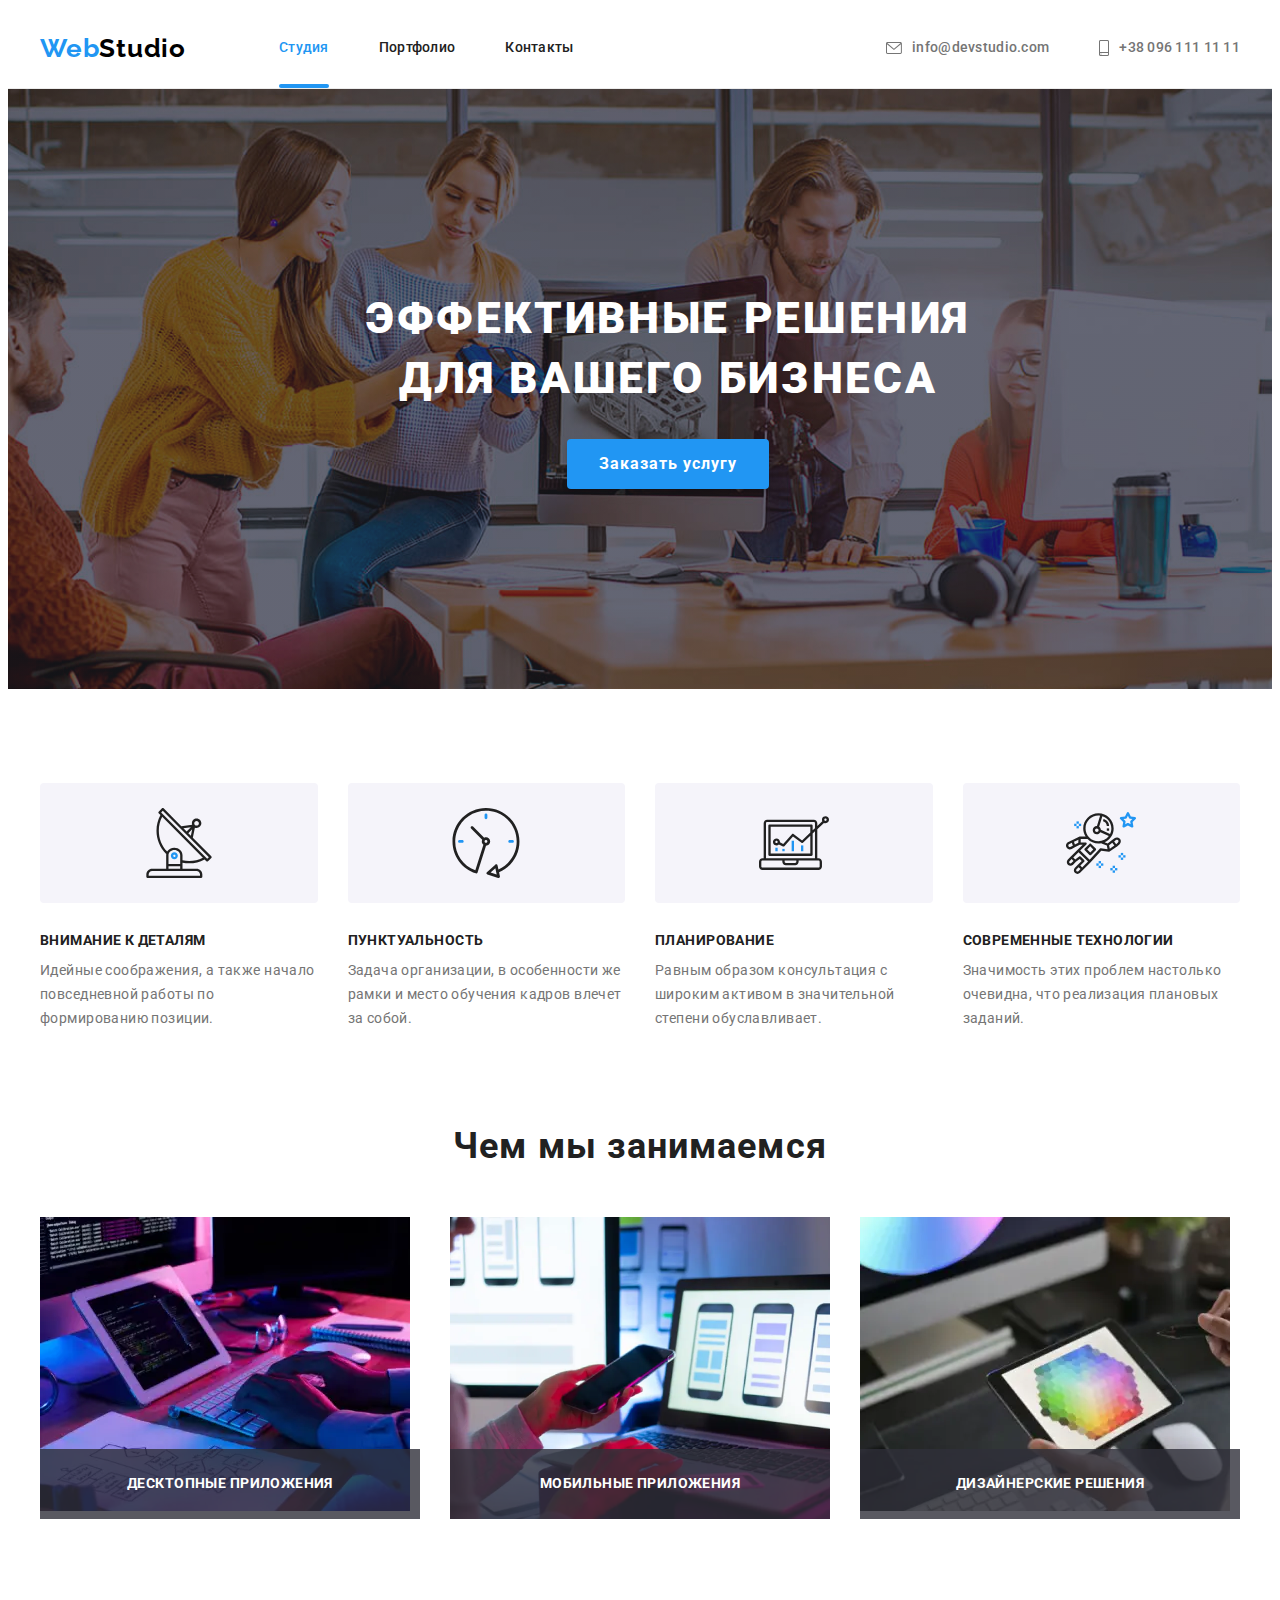
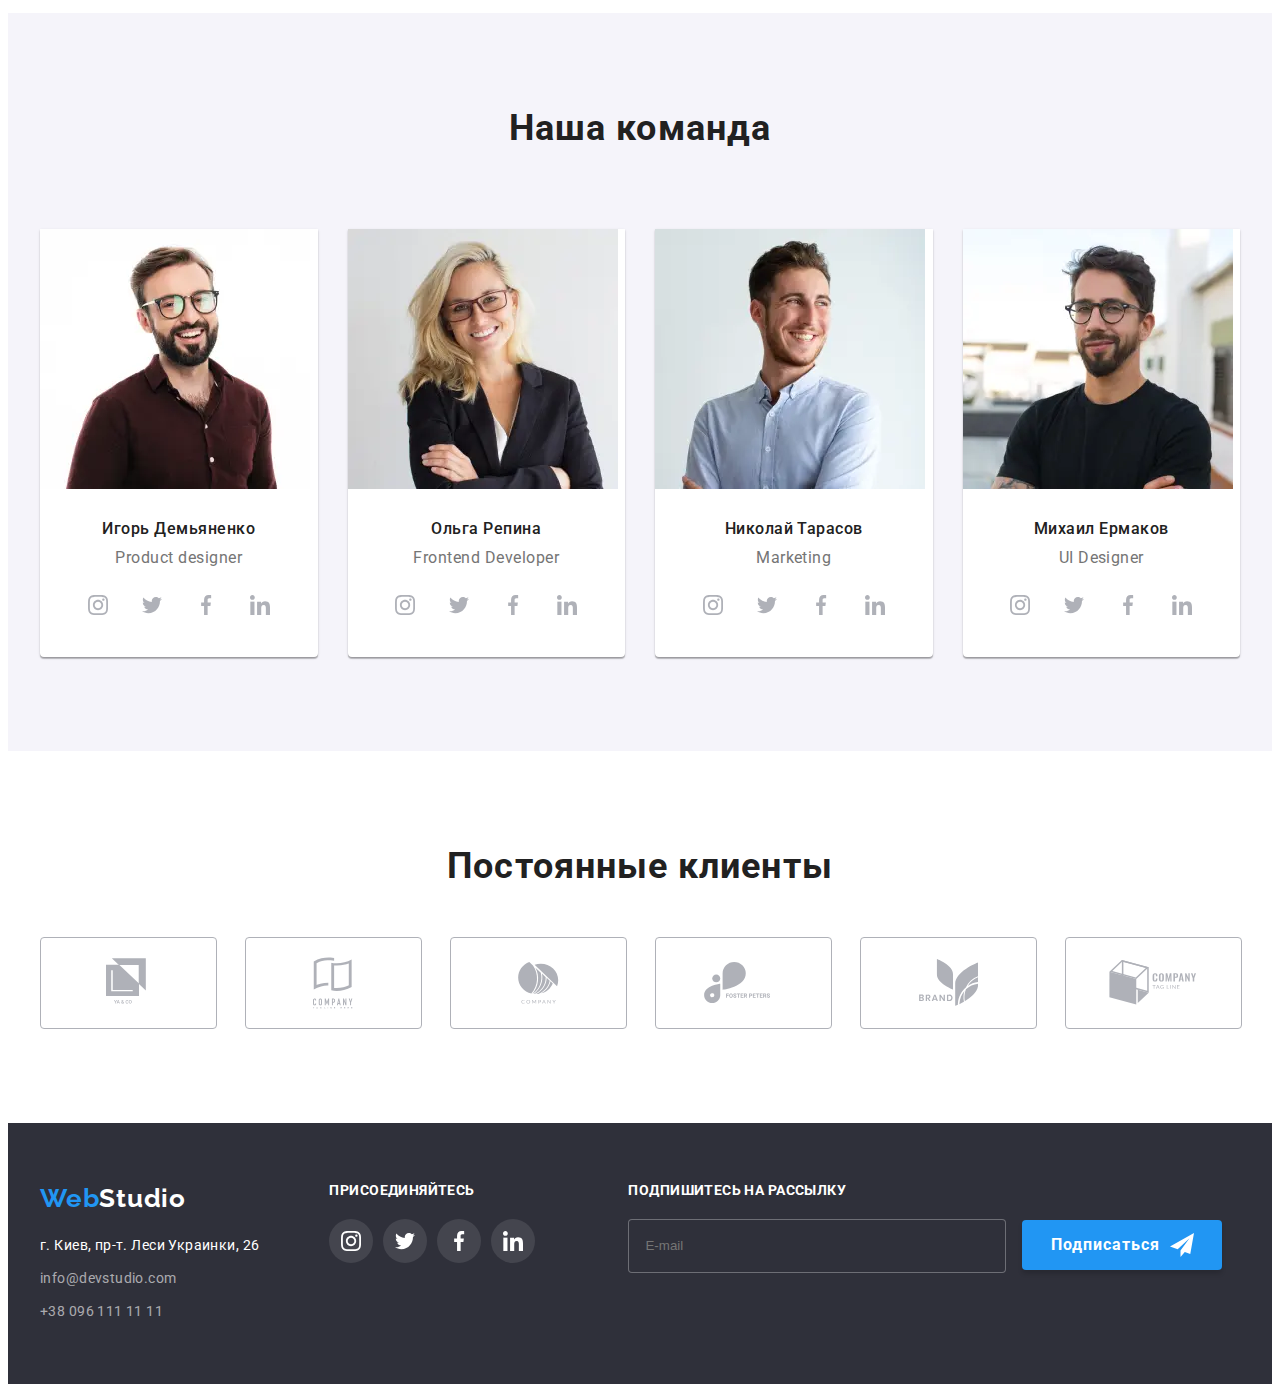
<file: index.html>
<!DOCTYPE html>
<html lang="ru">
<head>
    <meta charset="UTF-8">
    <meta http-equiv="X-UA-Compatible" content="IE=edge">
    <meta name="viewport" content="width=device-width, initial-scale=1.0">
    <link rel="preconnect" href="https://fonts.gstatic.com">
    <link href="https://fonts.googleapis.com/css2?family=Raleway:wght@700&family=Roboto:wght@400;500;700;900&display=swap"
        rel="stylesheet">
    <link rel="stylesheet" href="https://cdnjs.cloudflare.com/ajax/libs/modern-normalize/1.0.0/modern-normalize.css"
        integrity="sha512-Zx6MlUMKSVJoQ+83OwhdILe8cSEsCzfqThJd7J/VA2UrK6Ctj85p+xzqfyuNXE5B1k25uUdmJ2OzItbBy9GHAQ=="
        crossorigin="anonymous" />
    <link rel="stylesheet" href="https://cdnjs.cloudflare.com/ajax/libs/animate.css/4.1.1/animate.min.css" />
    <link rel="stylesheet" href="./css/main.min.css">
    <title>Веб-Студия</title>
</head>
<body>
  <!-- Header -->
    <header class="page-header">
        <div class="container page-header__container">
            <a class="logo logo__dark link animate__fadeInDown" lang="en" href="./index.html">
                <span class="logo__accent">Web</span>Studio
            </a>
            <button type="button" class="menu-button__open" aria-expanded="false" aria-controls="menu-container" data-menu-button>
                <svg class="menu-button__icon" width="40" height="40" aria-label="Открытие мобильного меню">
                    <use class="menu-button__icon--open" href="./img/sprite.svg#icon-menu"></use>
                </svg>
            </button>
            <div class="menu-container" id="menu-container" data-menu>
                <button type="button" class="menu-button__close" data-menu-close>
                    <svg class="menu-button__icon" width="40" height="40" aria-label="Закрытие мобильного меню">
                        <use class="menu-button__icon--close" href="./img/sprite.svg#icon-close"></use>
                    </svg>
                </button>
                <ul class="burger-nav list">
                    <li class="burger-nav__item">
                        <a class="burger-nav__link burger-nav__link--active burger-nav__link--current link"
                            href="./index.html">Студия</a>
                    </li>
                    <li class="burger-nav__item">
                        <a class="burger-nav__link link" href="./portfolio.html">Портфолио</a>
                    </li>
                    <li class="burger-nav__item">
                        <a class="burger-nav__link link" href="./contacts.html">Контакты</a>
                    </li>
                </ul>
                <div class="burger-nav__wrapper">
                    <ul class="burger-contact list">
                        <li class="burger-contact__item">
                            <a class="burger-contact__link link burger-contact__phone" href="tel:+380961111111">+38 096 111 11 11</a>
                        </li>
                        <li class="burger-contact__item">
                            <a class="burger-contact__link link burger-contact__mail" href="mailto:info@devstudio.com"
                                lang="en">info@devstudio.com</a>
                        </li>
                    </ul>
                    <ul class="burger-social list">
                        <li class="burger-social__item">
                            <a class="burger-social__link link" href="#" target="_blank" rel="noopener noreferrer nofollow"
                                lang="en">Instagram</a>
                        </li>
                        <li class="burger-social__item">
                            <a class="burger-social__link link" href="#" target="_blank" rel="noopener noreferrer nofollow"
                                lang="en">Twitter</a>
                        </li>
                        <li class="burger-social__item">
                            <a class="burger-social__link link" href="#" target="_blank" rel="noopener noreferrer nofollow"
                                lang="en">Facebook</a>
                        </li>
                        <li class="burger-social__item">
                            <a class="burger-social__link link" href="#" target="_blank" rel="noopener noreferrer nofollow"
                                lang="en">LinkedIn</a>
                        </li>
                    </ul>
                </div>
            </div>
            <nav class="navigation">
                <ul class="navigation__list list">
                    <li class="navigation__item">
                        <a class="navigation__link navigation__link--active navigation__link--current link animate__fadeInDown" href="./index.html">Студия</a>
                    </li>
                    <li class="navigation__item">
                        <a class="navigation__link link animate__fadeInDown" href="./portfolio.html">Портфолио</a>
                    </li>
                    <li class="navigation__item">
                        <a class="navigation__link link animate__fadeInDown" href="./contacts.html">Контакты</a>
                    </li>
                </ul>
            </nav>
            <ul class="contact list">
                <li class="contact__item">
                    <a class="contact__link link animate__fadeInDown" href="mailto:info@devstudio.com" lang="en">
                        <svg class="contact__icon" width="16" height="12">
                            <use href="./img/sprite.svg#icon-envelope"></use>
                        </svg>
                        info@devstudio.com</a>
                </li>
                <li class="contact__item">
                    <a class="contact__link link animate__fadeInDown" href="tel:+380961111111">
                        <svg class="contact__icon" width="10" height="16">
                            <use href="./img/sprite.svg#icon-phone"></use>
                        </svg>
                        +38 096 111 11 11</a>
                </li>
            </ul>
        </div>
    </header>
    <main>
        <!-- Hero -->
        <section class="hero">
            <div class="container hero__container">
                <h1 class="hero__title">ЭФФЕКТИВНЫЕ РЕШЕНИЯ ДЛЯ ВАШЕГО БИЗНЕСА</h1>
                <button class="hero__modal-btn" data-modal-open type="button">Заказать услугу</button>
            </div>
        </section>
        <!-- Advantages -->
        <section class="advantages section">
            <h2 class="visually-hidden">Преимущества</h2>
            <div class="container">
                <ul class="advantages__list list">
                    <li class="advantages__item">
                        <div class="advantages__pic-container">
                            <svg class="advantages__icon" width="70" height="70">
                                <use href="./img/sprite.svg#icon-antenna"></use>
                            </svg>
                        </div>
                        <h3 class="advantages__title">ВНИМАНИЕ К ДЕТАЛЯМ</h3>
                        <p class="advantages__text">Идейные соображения, а также начало повседневной работы по формированию позиции.
                        </p>
                    </li>
                    <li class="advantages__item">
                        <div class="advantages__pic-container">
                            <svg class="advantages__icon" width="70" height="70">
                                <use href="./img/sprite.svg#icon-clock"></use>
                            </svg>
                        </div>
                        <h3 class="advantages__title">ПУНКТУАЛЬНОСТЬ</h3>
                        <p class="advantages__text">Задача организации, в особенности же рамки и место обучения кадров влечет за собой.
                        </p>
                    </li>
                    <li class="advantages__item">
                        <div class="advantages__pic-container">
                            <svg class="advantages__icon" width="70" height="70">
                                <use href="./img/sprite.svg#icon-diagram"></use>
                            </svg>
                        </div>
                        <h3 class="advantages__title">ПЛАНИРОВАНИЕ</h3>
                        <p class="advantages__text">Равным образом консультация с широким активом в значительной степени обуславливает.
                        </p>
                    </li>
                    <li class="advantages__item">
                        <div class="advantages__pic-container">
                            <svg class="advantages__icon" width="70" height="70">
                                <use href="./img/sprite.svg#icon-astronaut"></use>
                            </svg>
                        </div>
                        <h3 class="advantages__title">СОВРЕМЕННЫЕ ТЕХНОЛОГИИ</h3>
                        <p class="advantages__text">Значимость этих проблем настолько очевидна, что реализация плановых заданий.</p>
                    </li>
                </ul>
            </div>  
        </section>
        <!-- Examples -->
        <section class="examples section">
            <div class="container">
                <h2 class="examples__title">Чем мы занимаемся</h2>
                <ul class="examples__list list">
                    <li class="examples__item">
                        <picture>
                            <source srcset="./img/studio/examples/examples1-desktop.webp 1x, ./img/studio/examples/examples1-desktop@2x.webp 2x" media="(min-width: 1200px)" type="image/webp">
                            <source srcset="./img/studio/examples/examples1-desktop.jpg 1x, ./img/studio/examples/examples1-desktop@2x.jpg 2x" media="(min-width: 1200px)">
                            <img src="./img/studio/examples/examples1-desktop.jpg" alt="Человек работает за Ipad на деревяном столе с безпроводной клавиатурой">
                        </picture>
                        <div class="examples__item-overlay">
                            <p>ДЕСКТОПНЫЕ ПРИЛОЖЕНИЯ</p>
                        </div>
                    </li>
                    <li class="examples__item">
                        <picture>
                            <source srcset="./img/studio/examples/examples2-desktop.webp 1x, ./img/studio/examples/examples2-desktop@2x.webp 2x" media="(min-width: 1200px)" type="image/webp">
                            <source srcset="./img/studio/examples/examples2-desktop.jpg 1x, ./img/studio/examples/examples2-desktop@2x.jpg 2x" media="(min-width: 1200px)">
                            <img src="./img/studio/examples/examples2-desktop.jpg" alt="Девушка работает за ноутбуком со смартфоном в руках">
                        </picture>
                        <div class="examples__item-overlay">
                            <p>МОБИЛЬНЫЕ ПРИЛОЖЕНИЯ</p>
                        </div>
                    </li>
                    <li class="examples__item">
                        <picture>
                            <source srcset="./img/studio/examples/examples3-desktop.webp 1x, ./img/studio/examples/examples3-desktop@2x.webp 2x" media="(min-width: 1200px)" type="image/webp">
                            <source srcset="./img/studio/examples/examples3-desktop.jpg 1x, ./img/studio/examples/examples3-desktop@2x.jpg 2x" media="(min-width: 1200px)">
                            <img src="./img/studio/examples/examples3-desktop.jpg" alt="Девушка работает на планшете, на заднем фоне персональный компьютер">
                        </picture>
                        <div class="examples__item-overlay">
                            <p>ДИЗАЙНЕРСКИЕ РЕШЕНИЯ</p>
                        </div>
                    </li>
            </ul>
            </div>
        </section>
        <!-- Team -->
        <section class="team section">
            <div class="container">
                <h2 class="team__title">Наша команда</h2>
                <ul class="team__list list">
                    <li class="team__item">
                        <picture>
                            <source srcset="./img/studio/team/desktop/team1-desktop.webp 1x, ./img/studio/team/desktop/team1-desktop@2x.webp 2x"
                                media="(min-width: 1200px)" type="image/webp">
                            <source srcset="./img/studio/team/desktop/team1-desktop.jpg 1x, ./img/studio/team/desktop/team1-desktop@2x.jpg 2x"
                                media="(min-width: 1200px)">
                            <source srcset="./img/studio/team/tablet/team1-tablet.webp 1x, ./img/studio/team/tablet/team1-tablet@2x.webp 2x"
                                media="(min-width: 768px)" type="image/webp">
                            <source srcset="./img/studio/team/tablet/team1-tablet.jpg 1x, ./img/studio/team/tablet/team1-tablet@2x.jpg 2x"
                                media="(min-width: 768px)">
                            <source srcset="./img/studio/team/mobile/team1-mobile.webp 1x, ./img/studio/team/mobile/team1-mobile@2x.webp 2x"
                                media="(min-width: 320px)" type="image/webp">
                            <source srcset="./img/studio/team/mobile/team1-mobile.jpg 1x, ./img/studio/team/mobile/team1-mobile@2x.jpg 2x"
                                media="(min-width: 320px)">
                            <img class="team__item-img" src="./img/studio/team/desktop/team1-desktop.jpg" alt="Продукт дизайнер">
                        </picture>
                        <div class="team__card">
                            <h3 class="team__card-name">Игорь Демьяненко</h3>
                            <p class="team__card-text">Product designer</p>
                            <ul class="social-hub list">
                                <li class="social-hub__thumb">
                                    <a class="social-hub__link link" href="#">
                                        <svg class="social-hub__icon" width="20" height="20">
                                            <use href="./img/sprite.svg#icon-instagram"></use>
                                        </svg>
                                    </a>
                                </li>
                                <li class="social-hub__thumb">
                                    <a class="social-hub__link link" href="#">
                                        <svg class="social-hub__icon" width="20" height="20">
                                            <use href="./img/sprite.svg#icon-twitter"></use>
                                        </svg>
                                    </a>
                                </li>
                                <li class="social-hub__thumb">
                                    <a class="social-hub__link link" href="#">
                                        <svg class="social-hub__icon" width="20" height="20">
                                            <use href="./img/sprite.svg#icon-facebook"></use>
                                        </svg>
                                    </a>
                                </li>
                                <li class="social-hub__thumb">
                                    <a class="social-hub__link link" href="#">
                                        <svg class="social-hub__icon" width="20" height="20">
                                            <use href="./img/sprite.svg#icon-linkedin"></use>
                                        </svg>
                                    </a>
                                </li>
                            </ul>
                        </div> 
                    </li>
                    <li class="team__item">
                        <picture>
                            <source srcset="./img/studio/team/desktop/team2-desktop.webp 1x, ./img/studio/team/desktop/team2-desktop@2x.webp 2x"
                                media="(min-width: 1200px)" type="image/webp">
                            <source srcset="./img/studio/team/desktop/team2-desktop.jpg 1x, ./img/studio/team/desktop/team2-desktop@2x.jpg 2x"
                                media="(min-width: 1200px)">
                            <source srcset="./img/studio/team/tablet/team2-tablet.webp 1x, ./img/studio/team/tablet/team2-tablet@2x.webp 2x"
                                media="(min-width: 768px)" type="image/webp">
                            <source srcset="./img/studio/team/tablet/team2-tablet.jpg 1x, ./img/studio/team/tablet/team2-tablet@2x.jpg 2x"
                                media="(min-width: 768px)">
                            <source srcset="./img/studio/team/mobile/team2-mobile.webp 1x, ./img/studio/team/mobile/team2-mobile@2x.webp 2x"
                                media="(min-width: 320px)" type="image/webp">
                            <source srcset="./img/studio/team/mobile/team2-mobile.jpg 1x, ./img/studio/team/mobile/team2-mobile@2x.jpg 2x"
                                media="(min-width: 320px)">
                            <img class="team__item-img" src="./img/studio/team/desktop/team2-desktop.jpg" alt="Frontend разработчик">
                        </picture>
                        <div class="team__card">
                            <h3 class="team__card-name">Ольга Репина</h3>
                            <p class="team__card-text">Frontend Developer</p>
                            <ul class="social-hub list">
                                <li class="social-hub__thumb">
                                    <a class="social-hub__link link" href="#">
                                        <svg class="social-hub__icon" width="20" height="20">
                                            <use href="./img/sprite.svg#icon-instagram"></use>
                                        </svg>
                                    </a>
                                </li>
                                <li class="social-hub__thumb">
                                    <a class="social-hub__link link" href="#">
                                        <svg class="social-hub__icon" width="20" height="20">
                                            <use href="./img/sprite.svg#icon-twitter"></use>
                                        </svg>
                                    </a>
                                </li>
                                <li class="social-hub__thumb">
                                    <a class="social-hub__link link" href="#">
                                        <svg class="social-hub__icon" width="20" height="20">
                                            <use href="./img/sprite.svg#icon-facebook"></use>
                                        </svg>
                                    </a>
                                </li>
                                <li class="social-hub__thumb">
                                    <a class="social-hub__link link" href="#">
                                        <svg class="social-hub__icon" width="20" height="20">
                                            <use href="./img/sprite.svg#icon-linkedin"></use>
                                        </svg>
                                    </a>
                                </li>
                            </ul>
                        </div>
                    </li>
                    <li class="team__item">
                        <picture>
                            <source srcset="./img/studio/team/desktop/team3-desktop.webp 1x, ./img/studio/team/desktop/team3-desktop@2x.webp 2x"
                                media="(min-width: 1200px)" type="image/webp">
                            <source srcset="./img/studio/team/desktop/team3-desktop.jpg 1x, ./img/studio/team/desktop/team3-desktop@2x.jpg 2x"
                                media="(min-width: 1200px)">
                            <source srcset="./img/studio/team/tablet/team3-tablet.webp 1x, ./img/studio/team/tablet/team3-tablet@2x.webp 2x"
                                media="(min-width: 768px)" type="image/webp">
                            <source srcset="./img/studio/team/tablet/team3-tablet.jpg 1x, ./img/studio/team/tablet/team3-tablet@2x.jpg 2x"
                                media="(min-width: 768px)">
                            <source srcset="./img/studio/team/mobile/team3-mobile.webp 1x, ./img/studio/team/mobile/team3-mobile@2x.webp 2x"
                                media="(min-width: 320px)" type="image/webp">
                            <source srcset="./img/studio/team/mobile/team3-mobile.jpg 1x, ./img/studio/team/mobile/team3-mobile@2x.jpg 2x"
                                media="(min-width: 320px)">
                            <img class="team__item-img" src="./img/studio/team/desktop/team3-desktop.jpg" alt="Маркетинг специалист">
                        </picture>
                        <div class="team__card">
                            <h3 class="team__card-name">Николай Тарасов</h3>
                            <p class="team__card-text">Marketing</p>
                            <ul class="social-hub list">
                                <li class="social-hub__thumb">
                                    <a class="social-hub__link link" href="#">
                                        <svg class="social-hub__icon" width="20" height="20">
                                            <use href="./img/sprite.svg#icon-instagram"></use>
                                        </svg>
                                    </a>
                                </li>
                                <li class="social-hub__thumb">
                                    <a class="social-hub__link link" href="#">
                                        <svg class="social-hub__icon" width="20" height="20">
                                            <use href="./img/sprite.svg#icon-twitter"></use>
                                        </svg>
                                    </a>
                                </li>
                                <li class="social-hub__thumb">
                                    <a class="social-hub__link link" href="#">
                                        <svg class="social-hub__icon" width="20" height="20">
                                            <use href="./img/sprite.svg#icon-facebook"></use>
                                        </svg>
                                    </a>
                                </li>
                                <li class="social-hub__thumb">
                                    <a class="social-hub__link link" href="#">
                                        <svg class="social-hub__icon" width="20" height="20">
                                            <use href="./img/sprite.svg#icon-linkedin"></use>
                                        </svg>
                                    </a>
                                </li>
                            </ul>
                        </div>
                    </li>
                    <li class="team__item">
                        <picture>
                            <source srcset="./img/studio/team/desktop/team4-desktop.webp 1x, ./img/studio/team/desktop/team4-desktop@2x.webp 2x"
                                media="(min-width: 1200px)" type="image/webp">
                            <source srcset="./img/studio/team/desktop/team4-desktop.jpg 1x, ./img/studio/team/desktop/team4-desktop@2x.jpg 2x"
                                media="(min-width: 1200px)">
                            <source srcset="./img/studio/team/tablet/team4-tablet.webp 1x, ./img/studio/team/tablet/team4-tablet@2x.webp 2x"
                                media="(min-width: 768px)" type="image/webp">
                            <source srcset="./img/studio/team/tablet/team4-tablet.jpg 1x, ./img/studio/team/tablet/team4-tablet@2x.jpg 2x"
                                media="(min-width: 768px)">
                            <source srcset="./img/studio/team/mobile/team4-mobile.webp 1x, ./img/studio/team/mobile/team4-mobile@2x.webp 2x"
                                media="(min-width: 320px)" type="image/webp">
                            <source srcset="./img/studio/team/mobile/team4-mobile.jpg 1x, ./img/studio/team/mobile/team4-mobile@2x.jpg 2x"
                                media="(min-width: 320px)">
                            <img class="team__item-img" src="./img/studio/team/desktop/team4-desktop.jpg"
                                alt="Дизайнер пользовательского интерфейса">
                        </picture>
                        <div class="team__card">
                            <h3 class="team__card-name">Михаил Ермаков</h3>
                            <p class="team__card-text">UI Designer</p>
                            <ul class="social-hub list">
                                <li class="social-hub__thumb">
                                    <a class="social-hub__link link" href="#">
                                        <svg class="social-hub__icon" width="20" height="20">
                                            <use href="./img/sprite.svg#icon-instagram"></use>
                                        </svg>
                                    </a>
                                </li>
                                <li class="social-hub__thumb">
                                    <a class="social-hub__link link" href="#">
                                        <svg class="social-hub__icon" width="20" height="20">
                                            <use href="./img/sprite.svg#icon-twitter"></use>
                                        </svg>
                                    </a>
                                </li>
                                <li class="social-hub__thumb">
                                    <a class="social-hub__link link" href="#">
                                        <svg class="social-hub__icon" width="20" height="20">
                                            <use href="./img/sprite.svg#icon-facebook"></use>
                                        </svg>
                                    </a>
                                </li>
                                <li class="social-hub__thumb">
                                    <a class="social-hub__link link" href="#">
                                        <svg class="social-hub__icon" width="20" height="20">
                                            <use href="./img/sprite.svg#icon-linkedin"></use>
                                        </svg>
                                    </a>
                                </li>
                            </ul>
                        </div>
                    </li>
                </ul>
            </div>
        </section>
    <!-- Regular Customers -->
        <section class="customers section">
            <div class="container">
                <h2 class="customers__title">Постоянные клиенты</h2>
                <ul class="customers__list list">
                    <li class="customers__item">
                        <a class="customers__link link" href="#">
                            <svg class="customers__icon" width="44" height="49">
                                <use href="./img/sprite.svg#icon-logo1"></use>
                            </svg>
                        </a>
                    </li>
                    <li class="customers__item">
                        <a class="customers__link link" href="#">
                            <svg class="customers__icon" width="40" height="52">
                                <use href="./img/sprite.svg#icon-logo2"></use>
                            </svg>
                        </a>
                    </li>
                    <li class="customers__item">
                        <a class="customers__link link" href="#">
                            <svg class="customers__icon" width="41" height="42">
                                <use href="./img/sprite.svg#icon-logo3"></use>
                            </svg>
                        </a>
                    </li>
                    <li class="customers__item">
                        <a class="customers__link link" href="#">
                            <svg class="customers__icon" width="79" height="42">
                                <use href="./img/sprite.svg#icon-logo4"></use>
                            </svg>
                        </a>
                    </li>
                    <li class="customers__item">
                        <a class="customers__link link" href="#">
                            <svg class="customers__icon" width="59" height="47">
                                <use href="./img/sprite.svg#icon-logo5"></use>
                            </svg>
                        </a>
                    </li>
                    <li class="customers__item">
                        <a class="customers__link link" href="#">
                            <svg class="customers__icon" width="88" height="45">
                                <use href="./img/sprite.svg#icon-logo6"></use>
                            </svg>
                        </a>
                    </li>
                </ul>
            </div>
        </section>
    </main>

    <!-- Footer -->
    <footer class="page-footer">
        <div class="container">
            <div class="address-wrapper">
                <a class="logo logo__light link" lang="en" href="./index.html">
                    <span class="logo__accent">Web</span>Studio
                </a>
                
                <address class="address">
                    <ul class="address__list list">
                        <li class="address__item">
                            <a class="address__link--mapped link" href="https://goo.gl/maps/86rL7UWtYpAY7sxWA" target="_blank"
                                rel="noopener noreferrer nofollow">г. Киев, пр-т. Леси Украинки, 26</a>
                        </li>
                        <li class="address__item">
                            <a class="address__link link" href="mailto:info@devstudio.com" lang="en">info@devstudio.com</a>
                        </li>
                        <li class="address__item">
                            <a class="address__link link" href="tel:+380961111111">+38 096 111 11 11</a>
                        </li>
                    </ul>
                </address>
            </div>
            <div class="subscription">
                <p class="subscription__text">ПРИСОЕДИНЯЙТЕСЬ</p>
                <ul class="subscription__list list">
                    <li class="subscription__item">
                        <a class="subscription__link link" href="#">
                            <svg class="subscription__icon" width="20" height="20">
                            <use href="./img/sprite.svg#icon-instagram"></use>
                        </svg>
                        </a>
                    </li>
                    <li class="subscription__item">
                        <a class="subscription__link link" href="#">
                            <svg class="subscription__icon" width="20" height="20">
                            <use href="./img/sprite.svg#icon-twitter"></use>
                        </svg>
                        </a>
                    </li>
                    <li class="subscription__item">
                        <a class="subscription__link link" href="#">
                            <svg class="subscription__icon" width="20" height="20">
                            <use href="./img/sprite.svg#icon-facebook"></use>
                        </svg>
                        </a>
                    </li>
                    <li class="subscription__item">
                        <a class="subscription__link link" href="#">
                            <svg class="subscription__icon" width="20" height="20">
                            <use href="./img/sprite.svg#icon-linkedin"></use>
                        </svg>
                        </a>
                    </li>
                </ul>
            </div>
            <div class="mail-subs">
                <form class="email-form" autocomplete="off">
                    <p class="email-form__label">ПОДПИШИТЕСЬ НА РАССЫЛКУ</p>
                    <input type="email" class="email-form__input" name="mail" id="mail" placeholder="E-mail"/>
                        <button type="submit" class="email-form__btn">Подписаться
                            <svg class="email-form__icon" width="24" height="24">
                                <use href="./img/sprite.svg#icon-subscribe"></use>
                            </svg>
                        </button>
                </form>
            </div>
        </div>
    </footer>
    <!-- Modal Window -->
    <div class="backdrop is-hidden" data-modal>
        <div class="modal">
            <button class="modal__close-btn" data-modal-close>
                <svg class="modal__close-icon" width="18" height="18">
                    <use href="./img/sprite.svg#icon-close"></use>
                </svg>
            </button>
            <b class="modal-form__title">Оставьте свои данные, мы вам перезвоним</b>
            <form class="modal-form" autocomplete="off">
                <div class="modal-form__content">
                    <label for="name" class="modal-form__label">Имя</label>
                    <input type="text" class="modal-form__input" name="name" id="name" required minlength="2" />
                    <svg class="modal-form__icon" width="18" height="18">
                        <use href="./img/sprite.svg#icon-name"></use>
                    </svg>
                </div>
                <div class="modal-form__content">
                    <label for="tel" class="modal-form__label">Телефон</label>
                    <input type="tel" class="modal-form__input" name="tel" id="tel" required pattern="[0-9]{3}-[0-9]{3}-[0-9]{2}-[0-9]{2}" title="099-999-99-99" />
                    <svg class="modal-form__icon" width="18" height="18">
                        <use href="./img/sprite.svg#icon-tel"></use>
                    </svg>
                </div>
                <div class="modal-form__content">
                    <label for="email" class="modal-form__label">Почта</label>
                    <input type="email" class="modal-form__input" name="email" id="email" />
                    <svg class="modal-form__icon" width="18" height="18">
                        <use href="./img/sprite.svg#icon-email"></use>
                    </svg>
                </div>
                <div class="modal-form__content">
                    <label for="comment" class="modal-form__label">Комментарий</label>
                    <textarea name="comment" id="comment" placeholder="Введите текст" class="modal-form__comment"></textarea>
                </div>
                <label class="modal-form__checkbox">
                    <input type="checkbox" name="agreement" value="agree" class="modal-form__checkbox-input" />
                    <svg class="modal-form__checkbox-icon" width="16" height="15">
                        <use href="./img/sprite.svg#icon-check"></use>
                    </svg>
                    <span>Соглашаюсь с рассылкой и принимаю&nbsp;</span>
                    <a class="modal-form__agreement-link" href="#">Условия договора</a>
                </label>
            <button type="submit" class="modal-form__agr-btn">Отправить</button>
        </form>
        </div>
    </div>
    <!-- Connect Modal Window -->
    <script src="./js/modal.js"></script>
    <!-- Connect Mobile-menu -->
    <script src="./js/mobile-menu.js"></script>
    <!-- Install JQuery -->
    <script src="https://code.jquery.com/jquery-3.6.0.min.js"></script>
    <!-- Connect Slick Slider -->
    <script src="./js/slick.min.js"></script>
    <!-- Connect Custom Slider Settings -->
    <script src="./js/slider.js"></script>
</body>
</html>
</file>
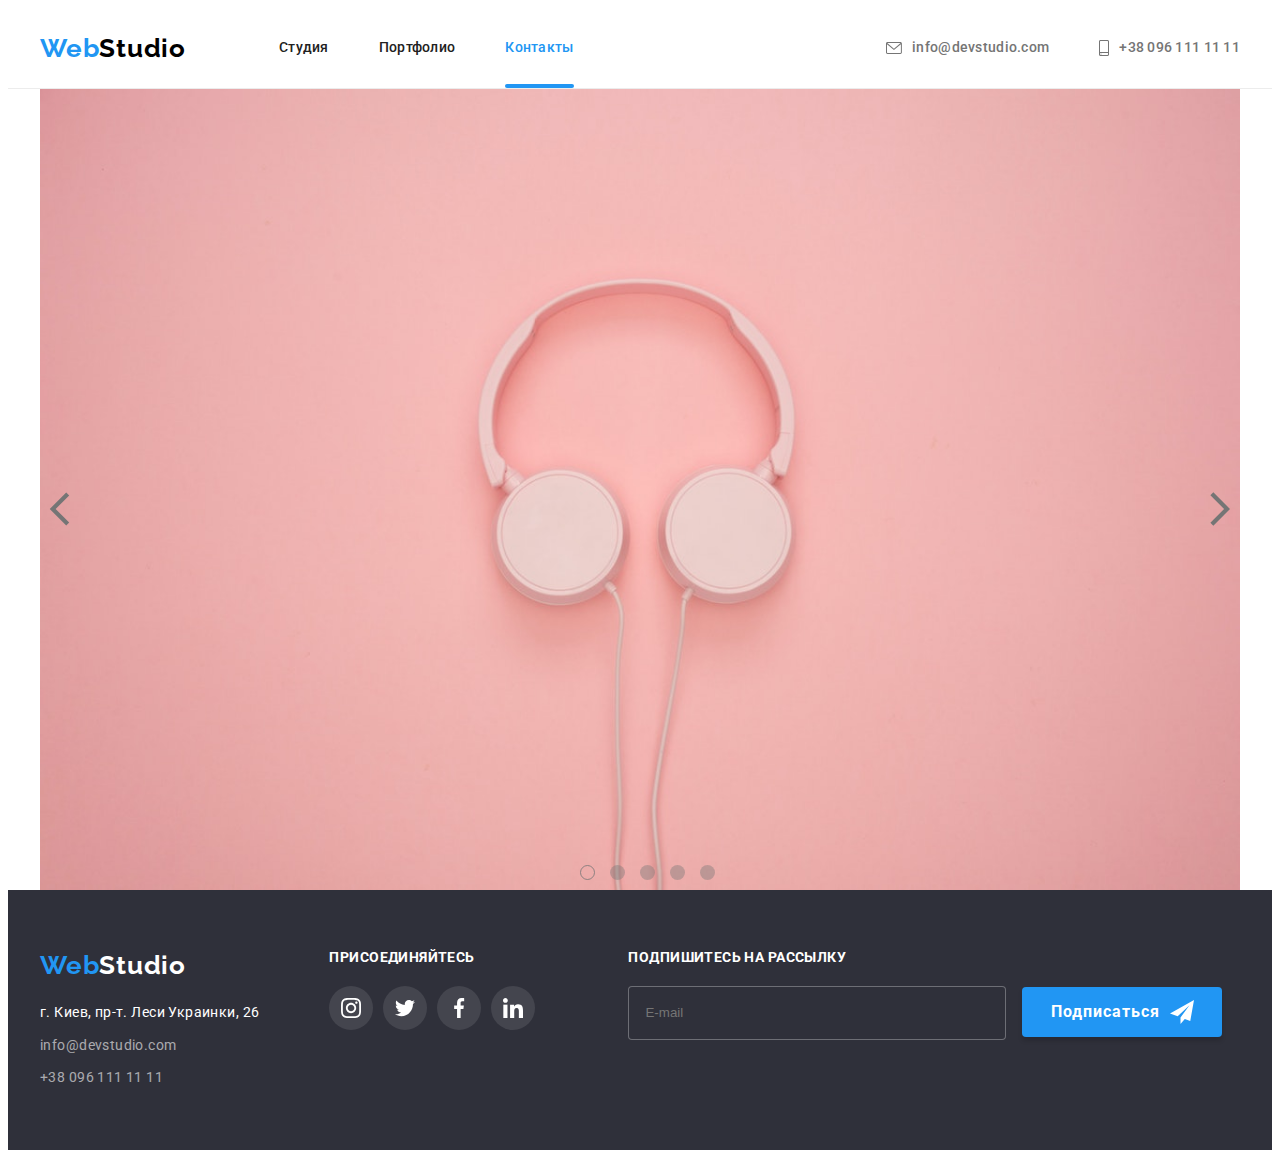
<file: contacts.html>
<!DOCTYPE html>
<html lang="ru">

<head>
    <meta charset="UTF-8">
    <meta http-equiv="X-UA-Compatible" content="IE=edge">
    <meta name="viewport" content="width=device-width, initial-scale=1.0">
    <link rel="preconnect" href="https://fonts.gstatic.com">
    <link
        href="https://fonts.googleapis.com/css2?family=Raleway:wght@700&family=Roboto:wght@400;500;700;900&display=swap"
        rel="stylesheet">
    <link rel="stylesheet" href="https://cdnjs.cloudflare.com/ajax/libs/modern-normalize/1.0.0/modern-normalize.css"
        integrity="sha512-Zx6MlUMKSVJoQ+83OwhdILe8cSEsCzfqThJd7J/VA2UrK6Ctj85p+xzqfyuNXE5B1k25uUdmJ2OzItbBy9GHAQ=="
        crossorigin="anonymous" />
    <link rel="stylesheet" href="https://cdnjs.cloudflare.com/ajax/libs/animate.css/4.1.1/animate.min.css" />
    <link rel="stylesheet" href="./css/contacts.min.css">
    <title>Контакты</title>
</head>
<body>
    <!-- Header -->
    <header class="page-header">
        <div class="container page-header__container">
            <a class="logo logo__dark link animate__fadeInDown" lang="en" href="./index.html">
                <span class="logo__accent">Web</span>Studio</a>
            <button type="button" class="menu-button__open" aria-expanded="false" aria-controls="menu-container"
                data-menu-button>
                <svg class="menu-button__icon" width="40" height="40" aria-label="Открытие мобильного меню">
                    <use class="menu-button__icon--open" href="./img/sprite.svg#icon-menu"></use>
                </svg>
            </button>
            <div class="menu-container" id="menu-container" data-menu>
                <button type="button" class="menu-button__close" data-menu-close>
                    <svg class="menu-button__icon" width="40" height="40" aria-label="Закрытие мобильного меню">
                        <use class="menu-button__icon--close" href="./img/sprite.svg#icon-close"></use>
                    </svg>
                </button>
                <ul class="burger-nav list">
                    <li class="burger-nav__item">
                        <a class="burger-nav__link link" href="./index.html">Студия</a>
                    </li>
                    <li class="burger-nav__item">
                        <a class="burger-nav__link link"
                            href="./portfolio.html">Портфолио</a>
                    </li>
                    <li class="burger-nav__item">
                        <a class="burger-nav__link burger-nav__link--active burger-nav__link--current link" href="./contacts.html">Контакты</a>
                    </li>
                </ul>
                <div class="burger-nav__wrapper">
                    <ul class="burger-contact list">
                        <li class="burger-contact__item">
                            <a class="burger-contact__link link burger-contact__phone" href="tel:+380961111111">+38 096
                                111 11 11</a>
                        </li>
                        <li class="burger-contact__item">
                            <a class="burger-contact__link link burger-contact__mail" href="mailto:info@devstudio.com"
                                lang="en">info@devstudio.com</a>
                        </li>
                    </ul>
                    <ul class="burger-social list">
                        <li class="burger-social__item">
                            <a class="burger-social__link link" href="#" target="_blank"
                                rel="noopener noreferrer nofollow" lang="en">Instagram</a>
                        </li>
                        <li class="burger-social__item">
                            <a class="burger-social__link link" href="#" target="_blank"
                                rel="noopener noreferrer nofollow" lang="en">Twitter</a>
                        </li>
                        <li class="burger-social__item">
                            <a class="burger-social__link link" href="#" target="_blank"
                                rel="noopener noreferrer nofollow" lang="en">Facebook</a>
                        </li>
                        <li class="burger-social__item">
                            <a class="burger-social__link link" href="#" target="_blank"
                                rel="noopener noreferrer nofollow" lang="en">LinkedIn</a>
                        </li>
                    </ul>
                </div>
            </div>
            <nav class="navigation">
                <ul class="navigation__list list">
                    <li class="navigation__item">
                        <a class="navigation__link link animate__fadeInDown" href="./index.html">Студия</a>
                    </li>
                    <li class="navigation__item">
                        <a class="navigation__link  link animate__fadeInDown"
                            href="./portfolio.html">Портфолио</a>
                    </li>
                    <li class="navigation__item">
                        <a class="navigation__link navigation__link--active navigation__link--current link animate__fadeInDown" href="./contacts.html">Контакты</a>
                    </li>
                </ul>
            </nav>
            <ul class="contact list">
                <li class="contact__item">
                    <a class="contact__link link animate__fadeInDown" href="mailto:info@devstudio.com" lang="en">
                        <svg class="contact__icon" width="16" height="12">
                            <use href="./img/sprite.svg#icon-envelope"></use>
                        </svg>
                        info@devstudio.com</a>
                </li>
                <li class="contact__item">
                    <a class="contact__link link animate__fadeInDown" href="tel:+380961111111">
                        <svg class="contact__icon" width="10" height="16">
                            <use href="./img/sprite.svg#icon-phone"></use>
                        </svg>
                        +38 096 111 11 11</a>
                </li>
            </ul>
        </div>
    </header>
    <!-- Main Section with Slider -->
    <main>
        <div class="container">
            <div class="slider">
                <div class="slider__item">
                    <picture>
                        <!-- <source srcset="./img/slides/pexels-moose-photos-1.webp 1x, ./img/slides/pexels-moose-photos-1.webp 2x"
                            media="(min-width: 1200px)" type="image/webp">
                        <source srcset="./img/slides/pexels-moose-photos-1.jpg 1x, ./img/slides/pexels-moose-photos-1.jpg 2x"
                            media="(min-width: 1200px)">
                        <source srcset="./img/slides/pexels-moose-photos-1.webp 1x, ./img/slides/pexels-moose-photos-1.webp 2x"
                            media="(min-width: 768px)" type="image/webp">
                        <source srcset="./img/slides/pexels-moose-photos-1.jpg 1x, ./img/slides/pexels-moose-photos-1.jpg 2x"
                            media="(min-width: 768px)">
                        <source srcset="./img/slides/pexels-moose-photos-mob1.webp 1x, ./img/slides/pexels-moose-photos-mob1.webp 2x"
                            media="(min-width: 320px)" type="image/webp">
                        <source srcset="./img/slides/pexels-moose-photos-mob1.jpg 1x, ./img/slides/pexels-moose-photos-mob1.jpg 2x"
                            media="(min-width: 320px)"> -->
                        <img src="./img/slides/pexels-moose-photos-1.jpg" alt="Розовые наушники на розовом фоне">
                    </picture>
                </div>
                <div class="slider__item">
                    <picture>
                        <!-- <source srcset="./img/slides/pexels-moose-photos-2.webp 1x, ./img/slides/pexels-moose-photos-2.webp 2x"
                            media="(min-width: 1200px)" type="image/webp">
                        <source srcset="./img/slides/pexels-moose-photos-2.jpg 1x, ./img/slides/pexels-moose-photos-2.jpg 2x"
                            media="(min-width: 1200px)">
                        <source srcset="./img/slides/pexels-moose-photos-2.webp 1x, ./img/slides/pexels-moose-photos-2.webp 2x"
                            media="(min-width: 768px)" type="image/webp">
                        <source srcset="./img/slides/pexels-moose-photos-2.jpg 1x, ./img/slides/pexels-moose-photos-2.jpg 2x"
                            media="(min-width: 768px)">
                        <source srcset="./img/slides/pexels-moose-photos-mob2.webp 1x, ./img/slides/pexels-moose-photos-mob2.webp 2x"
                            media="(min-width: 320px)" type="image/webp">
                        <source srcset="./img/slides/pexels-moose-photos-mob2.jpg 1x, ./img/slides/pexels-moose-photos-mob2.jpg 2x"
                            media="(min-width: 320px)"> -->
                        <img src="./img/slides/pexels-moose-photos-2.jpg" alt="Бирюзовая машинка на розово-бирюзовом фоне">
                    </picture>
                </div>
                <div class="slider__item">
                    <picture>
                        <!-- <source srcset="./img/slides/pexels-moose-photos-3.webp 1x, ./img/slides/pexels-moose-photos-3.webp 2x"
                            media="(min-width: 1200px)" type="image/webp">
                        <source srcset="./img/slides/pexels-moose-photos-3.jpg 1x, ./img/slides/pexels-moose-photos-3.jpg 2x"
                            media="(min-width: 1200px)">
                        <source srcset="./img/slides/pexels-moose-photos-3.webp 1x, ./img/slides/pexels-moose-photos-3.webp 2x"
                            media="(min-width: 768px)" type="image/webp">
                        <source srcset="./img/slides/pexels-moose-photos-3.jpg 1x, ./img/slides/pexels-moose-photos-3.jpg 2x"
                            media="(min-width: 768px)">
                        <source srcset="./img/slides/pexels-moose-photos-mob3.webp 1x, ./img/slides/pexels-moose-photos-mob3.webp 2x"
                            media="(min-width: 320px)" type="image/webp">
                        <source srcset="./img/slides/pexels-moose-photos-mob3.jpg 1x, ./img/slides/pexels-moose-photos-mob3.jpg 2x"
                            media="(min-width: 320px)"> -->
                        <img src="./img/slides/pexels-moose-photos-3.jpg" alt="Раритетные часы-будильник на розово-бирюзовом фоне">
                    </picture>
                </div>
                <div class="slider__item">
                    <picture>
                        <!-- <source srcset="./img/slides/pexels-moose-photos-4.webp 1x, ./img/slides/pexels-moose-photos-4.webp 2x"
                            media="(min-width: 1200px)" type="image/webp">
                        <source srcset="./img/slides/pexels-moose-photos-4.jpg 1x, ./img/slides/pexels-moose-photos-4.jpg 2x"
                            media="(min-width: 1200px)">
                        <source srcset="./img/slides/pexels-moose-photos-4.webp 1x, ./img/slides/pexels-moose-photos-4.webp 2x"
                            media="(min-width: 768px)" type="image/webp">
                        <source srcset="./img/slides/pexels-moose-photos-4.jpg 1x, ./img/slides/pexels-moose-photos-4.jpg 2x"
                            media="(min-width: 768px)">
                        <source srcset="./img/slides/pexels-moose-photos-mob4.webp 1x, ./img/slides/pexels-moose-photos-mob4.webp 2x"
                            media="(min-width: 320px)" type="image/webp">
                        <source srcset="./img/slides/pexels-moose-photos-mob4.jpg 1x, ./img/slides/pexels-moose-photos-mob4.jpg 2x"
                            media="(min-width: 320px)"> -->
                        <img src="./img/slides/pexels-moose-photos-4.jpg" alt="Биткойн на розово-бирюзовом фоне">
                    </picture>
                </div>
                <div class="slider__item">
                    <picture>
                        <!-- <source srcset="./img/slides/pexels-moose-photos-5.webp 1x, ./img/slides/pexels-moose-photos-5.webp 2x"
                            media="(min-width: 1200px)" type="image/webp">
                        <source srcset="./img/slides/pexels-moose-photos-5.jpg 1x, ./img/slides/pexels-moose-photos-5.jpg 2x"
                            media="(min-width: 1200px)">
                        <source srcset="./img/slides/pexels-moose-photos-5.webp 1x, ./img/slides/pexels-moose-photos-5.webp 2x"
                            media="(min-width: 768px)" type="image/webp">
                        <source srcset="./img/slides/pexels-moose-photos-5.jpg 1x, ./img/slides/pexels-moose-photos-5.jpg 2x"
                            media="(min-width: 768px)">
                        <source srcset="./img/slides/pexels-moose-photos-mob5.webp 1x, ./img/slides/pexels-moose-photos-mob5.webp 2x"
                            media="(min-width: 320px)" type="image/webp">
                        <source srcset="./img/slides/pexels-moose-photos-mob5.jpg 1x, ./img/slides/pexels-moose-photos-mob5.jpg 2x"
                            media="(min-width: 320px)"> -->
                        <img src="./img/slides/pexels-moose-photos-5.jpg" alt="Бирюзовые наушники на розово-бирюзовом фоне">
                    </picture>
                </div>
            </div>
        </div>
    </main>
    <!-- Footer -->
    <footer class="page-footer">
        <div class="container">
            <div class="address-wrapper">
                <a class="logo logo__light link" lang="en" href="./index.html">
                    <span class="logo__accent">Web</span>Studio
                </a>
                <address class="address">
                    <ul class="address__list list">
                        <li class="address__item">
                            <a class="address__link--mapped link" href="https://goo.gl/maps/86rL7UWtYpAY7sxWA"
                                target="_blank" rel="noopener noreferrer nofollow">г. Киев, пр-т. Леси Украинки, 26</a>
                        </li>
                        <li class="address__item">
                            <a class="address__link link" href="mailto:info@devstudio.com"
                                lang="en">info@devstudio.com</a>
                        </li>
                        <li class="address__item">
                            <a class="address__link link" href="tel:+380961111111">+38 096 111 11 11</a>
                        </li>
                    </ul>
                </address>
            </div>
            <div class="subscription">
                <p class="subscription__text">ПРИСОЕДИНЯЙТЕСЬ</p>
                <ul class="subscription__list list">
                    <li class="subscription__item">
                        <a class="subscription__link link" href="#">
                            <svg class="subscription__icon" width="20" height="20">
                                <use href="./img/sprite.svg#icon-instagram"></use>
                            </svg>
                        </a>
                    </li>
                    <li class="subscription__item">
                        <a class="subscription__link link" href="#">
                            <svg class="subscription__icon" width="20" height="20">
                                <use href="./img/sprite.svg#icon-twitter"></use>
                            </svg>
                        </a>
                    </li>
                    <li class="subscription__item">
                        <a class="subscription__link link" href="#">
                            <svg class="subscription__icon" width="20" height="20">
                                <use href="./img/sprite.svg#icon-facebook"></use>
                            </svg>
                        </a>
                    </li>
                    <li class="subscription__item">
                        <a class="subscription__link link" href="#">
                            <svg class="subscription__icon" width="20" height="20">
                                <use href="./img/sprite.svg#icon-linkedin"></use>
                            </svg>
                        </a>
                    </li>
                </ul>
            </div>
            <div class="mail-subs">
                <form class="email-form" autocomplete="off">
                    <p class="email-form__label">ПОДПИШИТЕСЬ НА РАССЫЛКУ</p>
                    <input type="text" class="email-form__input" name="mail" id="mail" placeholder="E-mail" />
                    <button type="submit" class="email-form__btn">Подписаться
                        <svg class="email-form__icon" width="24" height="24">
                            <use href="./img/sprite.svg#icon-subscribe"></use>
                        </svg>
                    </button>
                </form>
            </div>
        </div>
    </footer>
    <!-- Connect Modal Window -->
    <script src="./js/modal.js"></script>
    <!-- Connect Mobile-menu -->
    <script src="./js/mobile-menu.js"></script>
    <!-- Install JQuery -->
    <script src="https://code.jquery.com/jquery-3.6.0.min.js"></script>
    <!-- Connect Slick Slider -->
    <script src="./js/slick.min.js"></script>
    <!-- Connect Custom Slider Settings -->
    <script src="./js/slider.js"></script>
</body>

</html>
</file>
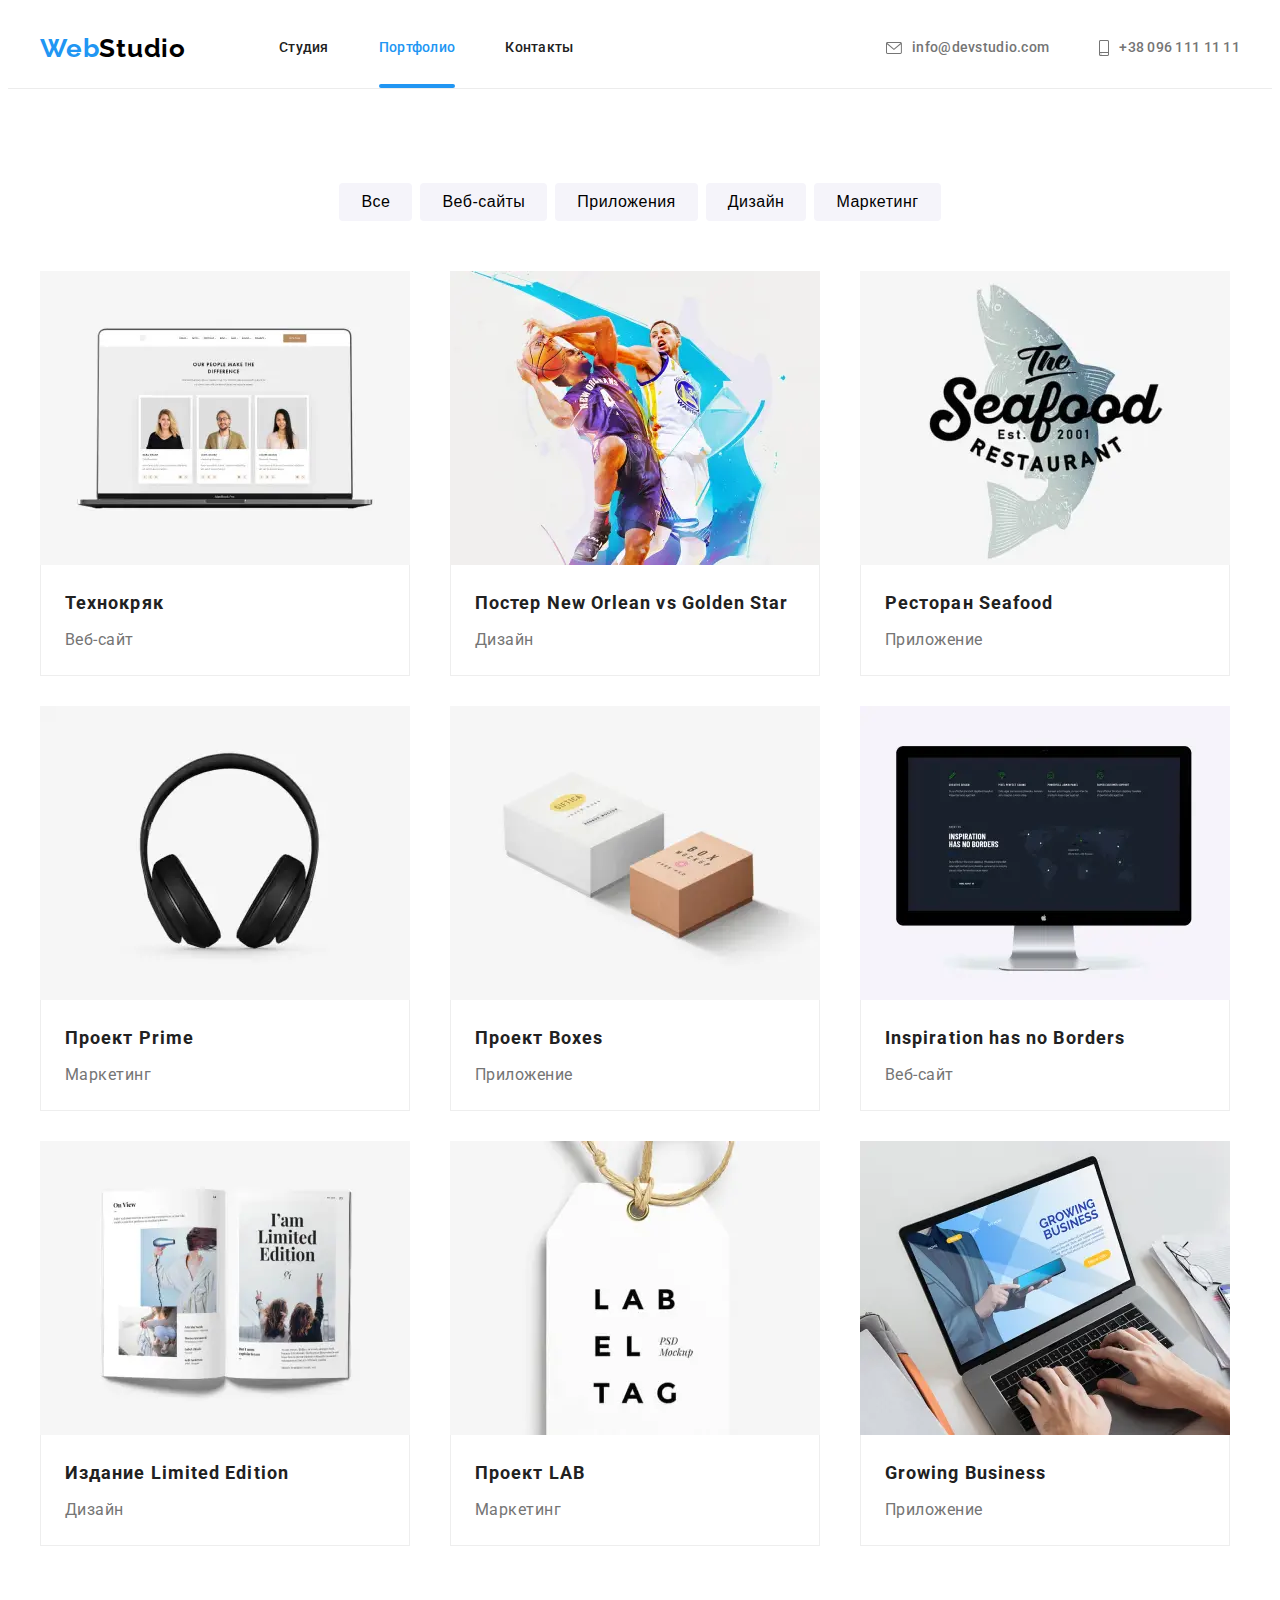
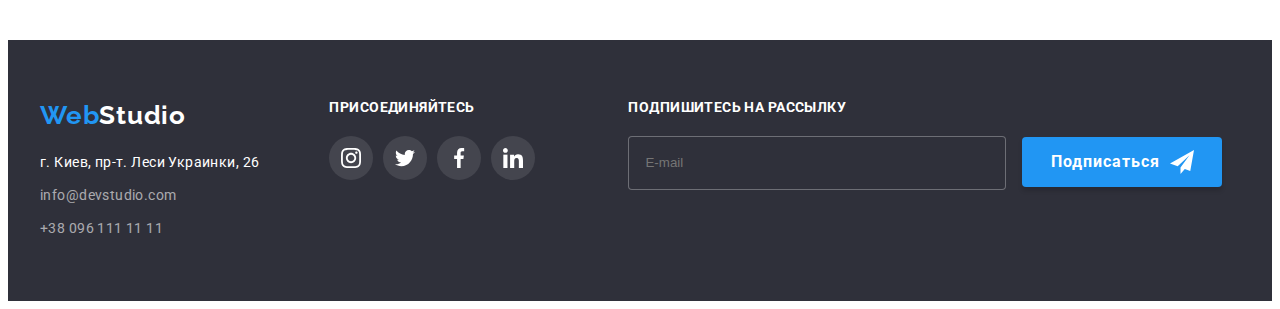
<file: portfolio.html>
<!DOCTYPE html>
<html lang="ru">
<head>
    <meta charset="UTF-8">
    <meta http-equiv="X-UA-Compatible" content="IE=edge">
    <meta name="viewport" content="width=device-width, initial-scale=1.0">
    <link rel="preconnect" href="https://fonts.gstatic.com">
    <link href="https://fonts.googleapis.com/css2?family=Raleway:wght@700&family=Roboto:wght@400;500;700;900&display=swap"
        rel="stylesheet">
    <link rel="stylesheet" href="https://cdnjs.cloudflare.com/ajax/libs/modern-normalize/1.0.0/modern-normalize.css"
        integrity="sha512-Zx6MlUMKSVJoQ+83OwhdILe8cSEsCzfqThJd7J/VA2UrK6Ctj85p+xzqfyuNXE5B1k25uUdmJ2OzItbBy9GHAQ=="
        crossorigin="anonymous"/>
    <link rel="stylesheet" href="https://cdnjs.cloudflare.com/ajax/libs/animate.css/4.1.1/animate.min.css" />
    <link rel="stylesheet" href="./css/portfolio.min.css">
    <title>Портфолио</title>
</head>
<body>
    <!-- Header -->
    <header class="page-header">
        <div class="container page-header__container">
            <a class="logo logo__dark link animate__fadeInDown" lang="en" href="./index.html">
                <span class="logo__accent">Web</span>Studio</a>
                <button type="button" class="menu-button__open" aria-expanded="false" aria-controls="menu-container" data-menu-button>
                    <svg class="menu-button__icon" width="40" height="40" aria-label="Открытие мобильного меню">
                        <use class="menu-button__icon--open" href="./img/sprite.svg#icon-menu"></use>
                    </svg>
                </button>
                <div class="menu-container" id="menu-container" data-menu>
                    <button type="button" class="menu-button__close" data-menu-close>
                        <svg class="menu-button__icon" width="40" height="40" aria-label="Закрытие мобильного меню">
                            <use class="menu-button__icon--close" href="./img/sprite.svg#icon-close"></use>
                        </svg>
                    </button>
                    <ul class="burger-nav list">
                        <li class="burger-nav__item">
                            <a class="burger-nav__link link"
                                href="./index.html">Студия</a>
                        </li>
                        <li class="burger-nav__item">
                            <a class="burger-nav__link burger-nav__link--active burger-nav__link--current link" href="./portfolio.html">Портфолио</a>
                        </li>
                        <li class="burger-nav__item">
                            <a class="burger-nav__link link" href="./contacts.html">Контакты</a>
                        </li>
                    </ul>
                    <div class="burger-nav__wrapper">
                        <ul class="burger-contact list">
                            <li class="burger-contact__item">
                                <a class="burger-contact__link link burger-contact__phone" href="tel:+380961111111">+38 096 111 11 11</a>
                            </li>
                            <li class="burger-contact__item">
                                <a class="burger-contact__link link burger-contact__mail" href="mailto:info@devstudio.com"
                                    lang="en">info@devstudio.com</a>
                            </li>
                        </ul>
                        <ul class="burger-social list">
                            <li class="burger-social__item">
                                <a class="burger-social__link link" href="#" target="_blank" rel="noopener noreferrer nofollow"
                                    lang="en">Instagram</a>
                            </li>
                            <li class="burger-social__item">
                                <a class="burger-social__link link" href="#" target="_blank" rel="noopener noreferrer nofollow"
                                    lang="en">Twitter</a>
                            </li>
                            <li class="burger-social__item">
                                <a class="burger-social__link link" href="#" target="_blank" rel="noopener noreferrer nofollow"
                                    lang="en">Facebook</a>
                            </li>
                            <li class="burger-social__item">
                                <a class="burger-social__link link" href="#" target="_blank" rel="noopener noreferrer nofollow"
                                    lang="en">LinkedIn</a>
                            </li>
                        </ul>
                    </div>
                </div>
                <nav class="navigation">
                <ul class="navigation__list list">
                    <li class="navigation__item">
                        <a class="navigation__link link animate__fadeInDown"
                            href="./index.html">Студия</a>
                    </li>
                    <li class="navigation__item">
                        <a class="navigation__link navigation__link--active navigation__link--current link animate__fadeInDown" href="./portfolio.html">Портфолио</a>
                    </li>
                    <li class="navigation__item">
                        <a class="navigation__link link animate__fadeInDown" href="./contacts.html">Контакты</a>
                    </li>
                </ul>
            </nav>
            <ul class="contact list">
                <li class="contact__item">
                    <a class="contact__link link animate__fadeInDown" href="mailto:info@devstudio.com" lang="en">
                        <svg class="contact__icon" width="16" height="12">
                            <use href="./img/sprite.svg#icon-envelope"></use>
                        </svg>
                        info@devstudio.com</a>
                </li>
                <li class="contact__item">
                    <a class="contact__link link animate__fadeInDown" href="tel:+380961111111">
                        <svg class="contact__icon" width="10" height="16">
                            <use href="./img/sprite.svg#icon-phone"></use>
                        </svg>
                        +38 096 111 11 11</a>
                </li>
            </ul>
        </div>
    </header>
    <main>
        <!-- Hidden H1 Title -->
        <h1 class="visually-hidden">Портфолио</h1>
        <section class="section portfolio-menu">
        <!-- Hidden H2 Title -->
        <h2 class="visually-hidden">Наши проекты</h2>
            <!-- Buttons -->
            <div class="container">
                <ul class="filter-button__list list">
                    <li class="filter-button__item">
                        <button class="filter-button" type="button">Все</button>
                    </li>
                    <li class="filter-button__item">
                        <button class="filter-button" type="button">Веб-сайты</button>
                    </li>
                    <li class="filter-button__item">
                        <button class="filter-button" type="button">Приложения</button>
                    </li>
                    <li class="filter-button__item">
                        <button class="filter-button" type="button">Дизайн</button>
                    </li>
                    <li class="filter-button__item">
                        <button class="filter-button" type="button">Маркетинг</button>
                    </li>
                </ul>
                <!-- Portfolio Cards -->
                <ul class="portfolio-cards list">
                    <li class="portfolio-cards__item">
                        <a class="portfolio-cards__link link" href="#">
                            <div class="card-overlay">
                                <picture>
                                    <source srcset="./img/portfolio/desktop/img1-desktop.webp 1x, ./img/portfolio/desktop/img1-desktop@2x.webp 2x"
                                        media="(min-width: 1200px)" type="image/webp">
                                    <source srcset="./img/portfolio/desktop/img1-desktop.jpg 1x, ./img/portfolio/desktop/img1-desktop@2x.jpg 2x"
                                        media="(min-width: 1200px)">
                                    <source srcset="./img/portfolio/tablet/img1-tablet.webp 1x, ./img/portfolio/tablet/img1-tablet@2x.webp 2x"
                                        media="(min-width: 768px)" type="image/webp">
                                    <source srcset="./img/portfolio/tablet/img1-tablet.jpg 1x, ./img/portfolio/tablet/img1-tablet@2x.jpg 2x"
                                        media="(min-width: 768px)">
                                    <source srcset="./img/portfolio/mobile/img1-mobile.webp 1x, ./img/portfolio/mobile/img1-mobile@2x.webp 2x"
                                        media="(min-width: 320px)" type="image/webp">
                                    <source srcset="./img/portfolio/mobile/img1-mobile.jpg 1x, ./img/portfolio/mobile/img1-mobile@2x.jpg 2x"
                                        media="(min-width: 320px)">
                                    <img class="card-img" src="./img/portfolio/desktop/img1-desktop.jpg" alt="Ноутбук">
                                </picture>
                                <p class="card-overlay__text">Технокряк это современная площадка распространения коронавируса. Компании используют эту платформу для цифрового
                                шпионажа и атак на защищённые сервера конкурентов.
                                </p>
                            </div>
                            <div class="portfolio-cards__content">
                                <h3 class="portfolio-cards__title">Технокряк</h3>
                                <p class="portfolio-cards__description">Веб-сайт</p>
                            </div>
                        </a>
                    </li>
                    <li class="portfolio-cards__item">
                        <a class="portfolio-cards__link link" href="#">
                            <div class="card-overlay">
                                <picture>
                                    <source srcset="./img/portfolio/desktop/img2-desktop.webp 1x, ./img/portfolio/desktop/img2-desktop@2x.webp 2x"
                                        media="(min-width: 1200px)" type="image/webp">
                                    <source srcset="./img/portfolio/desktop/img2-desktop.jpg 1x, ./img/portfolio/desktop/img2-desktop@2x.jpg 2x"
                                        media="(min-width: 1200px)">
                                    <source srcset="./img/portfolio/tablet/img2-tablet.webp 1x, ./img/portfolio/tablet/img2-tablet@2x.webp 2x"
                                        media="(min-width: 768px)" type="image/webp">
                                    <source srcset="./img/portfolio/tablet/img2-tablet.jpg 1x, ./img/portfolio/tablet/img2-tablet@2x.jpg 2x"
                                        media="(min-width: 768px)">
                                    <source srcset="./img/portfolio/mobile/img2-mobile.webp 1x, ./img/portfolio/mobile/img2-mobile@2x.webp 2x"
                                        media="(min-width: 320px)" type="image/webp">
                                    <source srcset="./img/portfolio/mobile/img2-mobile.jpg 1x, ./img/portfolio/mobile/img2-mobile@2x.jpg 2x"
                                        media="(min-width: 320px)">
                                    <img class="card-img" src="./img/portfolio/desktop/img2-desktop.jpg" alt="Баскетболисты с мячом">
                                </picture>
                                <p class="card-overlay__text">Технокряк это современная площадка распространения коронавируса. Компании используют эту
                                    платформу для цифрового
                                    шпионажа и атак на защищённые сервера конкурентов.
                                </p>
                            </div>
                            <div class="portfolio-cards__content">
                                <h3 class="portfolio-cards__title">Постер <span lang="en">New Orlean vs Golden Star</span></h3>
                                <p class="portfolio-cards__description">Дизайн</p>
                            </div>
                        </a>
                    </li>
                    <li class="portfolio-cards__item">
                        <a class="portfolio-cards__link link" href="#">
                            <div class="card-overlay">
                                <picture>
                                    <source srcset="./img/portfolio/desktop/img3-desktop.webp 1x, ./img/portfolio/desktop/img3-desktop@2x.webp 2x"
                                        media="(min-width: 1200px)" type="image/webp">
                                    <source srcset="./img/portfolio/desktop/img3-desktop.jpg 1x, ./img/portfolio/desktop/img3-desktop@2x.jpg 2x"
                                        media="(min-width: 1200px)">
                                    <source srcset="./img/portfolio/tablet/img3-tablet.webp 1x, ./img/portfolio/tablet/img3-tablet@2x.webp 2x"
                                        media="(min-width: 768px)" type="image/webp">
                                    <source srcset="./img/portfolio/tablet/img3-tablet.jpg 1x, ./img/portfolio/tablet/img3-tablet@2x.jpg 2x"
                                        media="(min-width: 768px)">
                                    <source srcset="./img/portfolio/mobile/img3-mobile.webp 1x, ./img/portfolio/mobile/img3-mobile@2x.webp 2x"
                                        media="(min-width: 320px)" type="image/webp">
                                    <source srcset="./img/portfolio/mobile/img3-mobile.jpg 1x, ./img/portfolio/mobile/img3-mobile@2x.jpg 2x"
                                        media="(min-width: 320px)">
                                    <img class="card-img" src="./img/portfolio/desktop/img3-desktop.jpg" alt="Логотип ресторана">
                                </picture>
                                <p class="card-overlay__text">Технокряк это современная площадка распространения коронавируса. Компании используют эту
                                    платформу для цифрового
                                    шпионажа и атак на защищённые сервера конкурентов.
                                </p>
                            </div>
                            <div class="portfolio-cards__content">
                                <h3 class="portfolio-cards__title">Ресторан <span lang="en">Seafood</span></h3>
                                <p class="portfolio-cards__description">Приложение</p>
                            </div>
                        </a>
                    </li>
                    <li class="portfolio-cards__item">
                        <a class="portfolio-cards__link link" href="#">
                            <div class="card-overlay">
                                <picture>
                                    <source srcset="./img/portfolio/desktop/img4-desktop.webp 1x, ./img/portfolio/desktop/img4-desktop@2x.webp 2x"
                                        media="(min-width: 1200px)" type="image/webp">
                                    <source srcset="./img/portfolio/desktop/img4-desktop.jpg 1x, ./img/portfolio/desktop/img4-desktop@2x.jpg 2x"
                                        media="(min-width: 1200px)">
                                    <source srcset="./img/portfolio/tablet/img4-tablet.webp 1x, ./img/portfolio/tablet/img4-tablet@2x.webp 2x"
                                        media="(min-width: 768px)" type="image/webp">
                                    <source srcset="./img/portfolio/tablet/img4-tablet.jpg 1x, ./img/portfolio/tablet/img4-tablet@2x.jpg 2x"
                                        media="(min-width: 768px)">
                                    <source srcset="./img/portfolio/mobile/img4-mobile.webp 1x, ./img/portfolio/mobile/img4-mobile@2x.webp 2x"
                                        media="(min-width: 320px)" type="image/webp">
                                    <source srcset="./img/portfolio/mobile/img4-mobile.jpg 1x, ./img/portfolio/mobile/img4-mobile@2x.jpg 2x"
                                        media="(min-width: 320px)">
                                    <img class="card-img" src="./img/portfolio/desktop/img4-desktop.jpg" alt="Накладные наушники">
                                </picture>
                                <p class="card-overlay__text">Технокряк это современная площадка распространения коронавируса. Компании используют эту
                                    платформу для цифрового
                                    шпионажа и атак на защищённые сервера конкурентов.
                                </p>
                            </div>
                            <div class="portfolio-cards__content">
                                <h3 class="portfolio-cards__title">Проект <span lang="en">Prime</span></h3>
                                <p class="portfolio-cards__description">Маркетинг</p>
                            </div>
                        </a>
                    </li>
                    <li class="portfolio-cards__item">
                        <a class="portfolio-cards__link link" href="#">
                            <div class="card-overlay">
                                <picture>
                                    <source srcset="./img/portfolio/desktop/img5-desktop.webp 1x, ./img/portfolio/desktop/img5-desktop@2x.webp 2x"
                                        media="(min-width: 1200px)" type="image/webp">
                                    <source srcset="./img/portfolio/desktop/img5-desktop.jpg 1x, ./img/portfolio/desktop/img5-desktop@2x.jpg 2x"
                                        media="(min-width: 1200px)">
                                    <source srcset="./img/portfolio/tablet/img5-tablet.webp 1x, ./img/portfolio/tablet/img5-tablet@2x.webp 2x"
                                        media="(min-width: 768px)" type="image/webp">
                                    <source srcset="./img/portfolio/tablet/img5-tablet.jpg 1x, ./img/portfolio/tablet/img5-tablet@2x.jpg 2x"
                                        media="(min-width: 768px)">
                                    <source srcset="./img/portfolio/mobile/img5-mobile.webp 1x, ./img/portfolio/mobile/img5-mobile@2x.webp 2x"
                                        media="(min-width: 320px)" type="image/webp">
                                    <source srcset="./img/portfolio/mobile/img5-mobile.jpg 1x, ./img/portfolio/mobile/img5-mobile@2x.jpg 2x"
                                        media="(min-width: 320px)">
                                    <img class="card-img" src="./img/portfolio/desktop/img5-desktop.jpg" alt="Две коробки">
                                </picture>
                                <p class="card-overlay__text">Технокряк это современная площадка распространения коронавируса. Компании используют эту
                                    платформу для цифрового
                                    шпионажа и атак на защищённые сервера конкурентов.
                                </p>
                            </div>
                            <div class="portfolio-cards__content">
                                <h3 class="portfolio-cards__title">Проект <span lang="en">Boxes</span></h3>
                                <p class="portfolio-cards__description">Приложение</p>
                            </div>
                        </a>
                    </li>
                    <li class="portfolio-cards__item">
                        <a class="portfolio-cards__link link" href="#">
                            <div class="card-overlay">
                                <picture>
                                    <source srcset="./img/portfolio/desktop/img6-desktop.webp 1x, ./img/portfolio/desktop/img6-desktop@2x.webp 2x"
                                        media="(min-width: 1200px)" type="image/webp">
                                    <source srcset="./img/portfolio/desktop/img6-desktop.jpg 1x, ./img/portfolio/desktop/img6-desktop@2x.jpg 2x"
                                        media="(min-width: 1200px)">
                                    <source srcset="./img/portfolio/tablet/img6-tablet.webp 1x, ./img/portfolio/tablet/img6-tablet@2x.webp 2x"
                                        media="(min-width: 768px)" type="image/webp">
                                    <source srcset="./img/portfolio/tablet/img6-tablet.jpg 1x, ./img/portfolio/tablet/img6-tablet@2x.jpg 2x"
                                        media="(min-width: 768px)">
                                    <source srcset="./img/portfolio/mobile/img6-mobile.webp 1x, ./img/portfolio/mobile/img6-mobile@2x.webp 2x"
                                        media="(min-width: 320px)" type="image/webp">
                                    <source srcset="./img/portfolio/mobile/img6-mobile.jpg 1x, ./img/portfolio/mobile/img6-mobile@2x.jpg 2x"
                                        media="(min-width: 320px)">
                                    <img class="card-img" src="./img/portfolio/desktop/img6-desktop.jpg" alt="Настольный компьютер">
                                </picture>
                                <p class="card-overlay__text">Технокряк это современная площадка распространения коронавируса. Компании используют эту
                                    платформу для цифрового
                                    шпионажа и атак на защищённые сервера конкурентов.
                                </p>
                            </div>
                            <div class="portfolio-cards__content">
                                <h3 class="portfolio-cards__title" lang="en">Inspiration has no Borders</h3>
                                <p class="portfolio-cards__description">Веб-сайт</p>
                            </div>
                        </a>
                    </li>
                    <li class="portfolio-cards__item">
                        <a class="portfolio-cards__link link" href="#">
                            <div class="card-overlay">
                                <picture>
                                    <source srcset="./img/portfolio/desktop/img7-desktop.webp 1x, ./img/portfolio/desktop/img7-desktop@2x.webp 2x"
                                        media="(min-width: 1200px)" type="image/webp">
                                    <source srcset="./img/portfolio/desktop/img7-desktop.jpg 1x, ./img/portfolio/desktop/img7-desktop@2x.jpg 2x"
                                        media="(min-width: 1200px)">
                                    <source srcset="./img/portfolio/tablet/img7-tablet.webp 1x, ./img/portfolio/tablet/img7-tablet@2x.webp 2x"
                                        media="(min-width: 768px)" type="image/webp">
                                    <source srcset="./img/portfolio/tablet/img7-tablet.jpg 1x, ./img/portfolio/tablet/img7-tablet@2x.jpg 2x"
                                        media="(min-width: 768px)">
                                    <source srcset="./img/portfolio/mobile/img7-mobile.webp 1x, ./img/portfolio/mobile/img7-mobile@2x.webp 2x"
                                        media="(min-width: 320px)" type="image/webp">
                                    <source srcset="./img/portfolio/mobile/img7-mobile.jpg 1x, ./img/portfolio/mobile/img7-mobile@2x.jpg 2x"
                                        media="(min-width: 320px)">
                                    <img class="card-img" src="./img/portfolio/desktop/img7-desktop.jpg" alt="Раскрытый журнал">
                                </picture>
                                <p class="card-overlay__text">Технокряк это современная площадка распространения коронавируса. Компании используют эту
                                    платформу для цифрового
                                    шпионажа и атак на защищённые сервера конкурентов.
                                </p>
                            </div>
                            <div class="portfolio-cards__content">
                                <h3 class="portfolio-cards__title">Издание <span lang="en">Limited Edition</span></h3>
                                <p class="portfolio-cards__description">Дизайн</p>
                            </div>
                        </a>
                    </li>
                    <li class="portfolio-cards__item">
                        <a class="portfolio-cards__link link" href="#">
                            <div class="card-overlay">
                                <picture>
                                    <source srcset="./img/portfolio/desktop/img8-desktop.webp 1x, ./img/portfolio/desktop/img8-desktop@2x.webp 2x"
                                        media="(min-width: 1200px)" type="image/webp">
                                    <source srcset="./img/portfolio/desktop/img8-desktop.jpg 1x, ./img/portfolio/desktop/img8-desktop@2x.jpg 2x"
                                        media="(min-width: 1200px)">
                                    <source srcset="./img/portfolio/tablet/img8-tablet.webp 1x, ./img/portfolio/tablet/img8-tablet@2x.webp 2x"
                                        media="(min-width: 768px)" type="image/webp">
                                    <source srcset="./img/portfolio/tablet/img8-tablet.jpg 1x, ./img/portfolio/tablet/img8-tablet@2x.jpg 2x"
                                        media="(min-width: 768px)">
                                    <source srcset="./img/portfolio/mobile/img8-mobile.webp 1x, ./img/portfolio/mobile/img8-mobile@2x.webp 2x"
                                        media="(min-width: 320px)" type="image/webp">
                                    <source srcset="./img/portfolio/mobile/img8-mobile.jpg 1x, ./img/portfolio/mobile/img8-mobile@2x.jpg 2x"
                                        media="(min-width: 320px)">
                                    <img class="card-img" src="./img/portfolio/desktop/img8-desktop.jpg" alt="Эмблема">
                                </picture>
                                <p class="card-overlay__text">Технокряк это современная площадка распространения коронавируса. Компании используют эту
                                    платформу для цифрового
                                    шпионажа и атак на защищённые сервера конкурентов.
                                </p>
                            </div>
                            <div class="portfolio-cards__content">
                                <h3 class="portfolio-cards__title">Проект <span lang="en">LAB</span></h3>
                                <p class="portfolio-cards__description">Маркетинг</p>
                            </div>
                        </a>
                    </li>
                    <li class="portfolio-cards__item">
                        <a class="portfolio-cards__link link" href="#">
                            <div class="card-overlay">
                                <picture>
                                    <source srcset="./img/portfolio/desktop/img9-desktop.webp 1x, ./img/portfolio/desktop/img9-desktop@2x.webp 2x"
                                        media="(min-width: 1200px)" type="image/webp">
                                    <source srcset="./img/portfolio/desktop/img9-desktop.jpg 1x, ./img/portfolio/desktop/img9-desktop@2x.jpg 2x"
                                        media="(min-width: 1200px)">
                                    <source srcset="./img/portfolio/tablet/img9-tablet.webp 1x, ./img/portfolio/tablet/img9-tablet@2x.webp 2x"
                                        media="(min-width: 768px)" type="image/webp">
                                    <source srcset="./img/portfolio/tablet/img9-tablet.jpg 1x, ./img/portfolio/tablet/img9-tablet@2x.jpg 2x"
                                        media="(min-width: 768px)">
                                    <source srcset="./img/portfolio/mobile/img9-mobile.webp 1x, ./img/portfolio/mobile/img9-mobile@2x.webp 2x"
                                        media="(min-width: 320px)" type="image/webp">
                                    <source srcset="./img/portfolio/mobile/img9-mobile.jpg 1x, ./img/portfolio/mobile/img9-mobile@2x.jpg 2x"
                                        media="(min-width: 320px)">
                                    <img class="card-img" src="./img/portfolio/desktop/img9-desktop.jpg" alt="Человек работает за ноутбуком">
                                </picture>
                                <p class="card-overlay__text">Технокряк это современная площадка распространения коронавируса. Компании используют эту
                                    платформу для цифрового
                                    шпионажа и атак на защищённые сервера конкурентов.
                                </p>
                            </div>
                            <div class="portfolio-cards__content">
                                <h3 class="portfolio-cards__title" lang="en">Growing Business</h3>
                                <p class="portfolio-cards__description">Приложение</p>
                            </div>
                        </a>
                    </li>
                </ul>
            </div>
        </section>
    </main>
    <!-- Footer -->
    <footer class="page-footer">
            <div class="container">
                <div class="address-wrapper">
                    <a class="logo logo__light link" lang="en" href="./index.html">
                        <span class="logo__accent">Web</span>Studio
                    </a>
                    <address class="address">
                        <ul class="address__list list">
                            <li class="address__item">
                                <a class="address__link--mapped link" href="https://goo.gl/maps/86rL7UWtYpAY7sxWA" target="_blank"
                                    rel="noopener noreferrer nofollow">г. Киев, пр-т. Леси Украинки, 26</a>
                            </li>
                            <li class="address__item">
                                <a class="address__link link" href="mailto:info@devstudio.com" lang="en">info@devstudio.com</a>
                            </li>
                            <li class="address__item">
                                <a class="address__link link" href="tel:+380961111111">+38 096 111 11 11</a>
                            </li>
                        </ul>
                    </address>
                </div>
                <div class="subscription">
                    <p class="subscription__text">ПРИСОЕДИНЯЙТЕСЬ</p>
                    <ul class="subscription__list list">
                        <li class="subscription__item">
                            <a class="subscription__link link" href="#">
                                <svg class="subscription__icon" width="20" height="20">
                                    <use href="./img/sprite.svg#icon-instagram"></use>
                                </svg>
                            </a>
                        </li>
                        <li class="subscription__item">
                            <a class="subscription__link link" href="#">
                                <svg class="subscription__icon" width="20" height="20">
                                    <use href="./img/sprite.svg#icon-twitter"></use>
                                </svg>
                            </a>
                        </li>
                        <li class="subscription__item">
                            <a class="subscription__link link" href="#">
                                <svg class="subscription__icon" width="20" height="20">
                                    <use href="./img/sprite.svg#icon-facebook"></use>
                                </svg>
                            </a>
                        </li>
                        <li class="subscription__item">
                            <a class="subscription__link link" href="#">
                                <svg class="subscription__icon" width="20" height="20">
                                    <use href="./img/sprite.svg#icon-linkedin"></use>
                                </svg>
                            </a>
                        </li>
                    </ul>
                </div>
                <div class="mail-subs">
                    <form class="email-form" autocomplete="off">
                        <p class="email-form__label">ПОДПИШИТЕСЬ НА РАССЫЛКУ</p>
                        <input type="text" class="email-form__input" name="mail" id="mail" placeholder="E-mail" />
                        <button type="submit" class="email-form__btn">Подписаться
                            <svg class="email-form__icon" width="24" height="24">
                                <use href="./img/sprite.svg#icon-subscribe"></use>
                            </svg>
                        </button>
                    </form>
                </div>
            </div>
    </footer>
    <!-- Connect Modal Window -->
    <script src="./js/modal.js"></script>
    <!-- Connect Mobile-menu -->
    <script src="./js/mobile-menu.js"></script>
    <!-- Install JQuery -->
    <script src="https://code.jquery.com/jquery-3.6.0.min.js"></script>
    <!-- Connect Slick Slider -->
    <script src="./js/slick.min.js"></script>
    <!-- Connect Custom Slider Settings -->
    <script src="./js/slider.js"></script>
</body>
</html>
</file>
<file: css/main.min.css>
h1,h2,h3,h4,h5,h6,p{margin:0}ul,ol{margin:0;padding:0}img{display:block;max-width:100%;height:auto}body{font-family:"Roboto",sans-serif}body.modal-open{overflow:hidden}.link{text-decoration:none}.list{padding:0;margin:0;list-style:none}.address{font-style:normal}textarea{resize:none}.visually-hidden{position:absolute !important;clip:rect(1px 1px 1px 1px);clip:rect(1px 1px 1px 1px);padding:0 !important;border:0 !important;height:1px !important;width:1px !important;overflow:hidden}.container{width:100%;margin:0 auto;padding:0 15px}@media screen and (min-width: 480px){.container{width:480px}}@media screen and (min-width: 768px){.container{width:768px}}@media screen and (min-width: 1200px){.container{width:1200px}}.section{padding-top:60px;padding-bottom:60px}@media screen and (min-width: 1200px){.section{padding-top:94px;padding-bottom:94px}}.hero__modal-btn,.modal-form__agr-btn,.email-form__btn{margin:0 auto;-webkit-box-align:center;-ms-flex-align:center;align-items:center;text-align:center;min-width:200px;background-color:#2196f3;border-style:none;border-radius:4px;-webkit-box-shadow:0px 4px 4px rgba(0,0,0,0.15);box-shadow:0px 4px 4px rgba(0,0,0,0.15);font-family:"Roboto",sans-serif;color:#fff;font-weight:700;font-size:16px;line-height:1.88;letter-spacing:0.06em;-webkit-transition:background-color 250ms cubic-bezier(0.4, 0, 0.2, 1);transition:background-color 250ms cubic-bezier(0.4, 0, 0.2, 1)}.social-hub__link{display:-webkit-inline-box;display:-ms-inline-flexbox;display:inline-flex;width:44px;height:44px;border-radius:50%;color:#afb1b8;-webkit-box-pack:center;-ms-flex-pack:center;justify-content:center;-webkit-box-align:center;-ms-flex-align:center;align-items:center}.logo{font-family:"Raleway",sans-serif;font-weight:700;font-size:24px;line-height:1.19;letter-spacing:0.03em;-webkit-animation-duration:1000ms;animation-duration:1000ms}@media screen and (min-width: 1200px){.logo{font-size:26px;line-height:1.19}}.logo__accent{color:#2196f3}.logo__light{color:#fff}.logo__dark{color:#000}.menu-button__open,.menu-button__close{margin:0;padding:0;border:none;background-color:transparent;cursor:pointer;-webkit-transition:color 250ms cubic-bezier(0.4, 0, 0.2, 1),fill 250ms cubic-bezier(0.4, 0, 0.2, 1);transition:color 250ms cubic-bezier(0.4, 0, 0.2, 1),fill 250ms cubic-bezier(0.4, 0, 0.2, 1)}.menu-button__open:hover,.menu-button__open:focus,.menu-button__close:hover,.menu-button__close:focus{color:#2196f3}.menu-button__open:hover .menu-button__icon--close,.menu-button__open:hover .menu-button__icon--open,.menu-button__open:focus .menu-button__icon--close,.menu-button__open:focus .menu-button__icon--open,.menu-button__close:hover .menu-button__icon--close,.menu-button__close:hover .menu-button__icon--open,.menu-button__close:focus .menu-button__icon--close,.menu-button__close:focus .menu-button__icon--open{fill:#2196f3}@media screen and (min-width: 768px){.menu-button__open,.menu-button__close{display:none}}.menu-button__close{position:absolute;top:10px;right:15px}.menu-container{position:fixed;top:0;left:50%;width:100vw;height:100vh;padding:48px 40px;z-index:1;display:-webkit-box;display:-ms-flexbox;display:flex;-webkit-box-orient:vertical;-webkit-box-direction:normal;-ms-flex-direction:column;flex-direction:column;-webkit-box-pack:justify;-ms-flex-pack:justify;justify-content:space-between;background-color:#fff;-webkit-transform:translateY(-100%) translateX(100%);transform:translateY(-100%) translateX(100%);-webkit-transition:-webkit-transform 250ms cubic-bezier(0.4, 0, 0.2, 1);transition:-webkit-transform 250ms cubic-bezier(0.4, 0, 0.2, 1);transition:transform 250ms cubic-bezier(0.4, 0, 0.2, 1);transition:transform 250ms cubic-bezier(0.4, 0, 0.2, 1), -webkit-transform 250ms cubic-bezier(0.4, 0, 0.2, 1)}@media screen and (min-width: 768px){.menu-container{display:none}}.is-open{-webkit-transform:translateY(0) translateX(-50%);transform:translateY(0) translateX(-50%)}.burger-nav__item{font-family:"Roboto",sans-serif;font-weight:500;font-size:36px;line-height:1.18;letter-spacing:0.02em}@media screen and (min-width: 480px){.burger-nav__item{font-size:36px}}.burger-nav__item:not(:last-child){margin-bottom:30px}.burger-nav__link{color:#212121;-webkit-transition:color 250ms cubic-bezier(0.4, 0, 0.2, 1);transition:color 250ms cubic-bezier(0.4, 0, 0.2, 1)}.burger-nav__link--active{color:#2196f3}.burger-nav__link:hover,.burger-nav__link:focus,.burger-nav__link:active{color:#2196f3}.burger-contact{margin-bottom:64px}.burger-contact__item:not(:last-child){margin-bottom:30px}.burger-contact__phone{font-family:"Roboto",sans-serif;font-weight:500;font-size:30px;line-height:1.18;letter-spacing:0.02em;color:#2196f3}@media screen and (min-width: 480px){.burger-contact__phone{font-size:34px}}.burger-contact__mail{font-family:"Roboto",sans-serif;font-weight:500;font-size:20px;line-height:1.17;letter-spacing:0.02em;color:#757575}@media screen and (min-width: 480px){.burger-contact__mail{font-size:24px}}.burger-social{display:-webkit-box;display:-ms-flexbox;display:flex;-ms-flex-wrap:wrap;flex-wrap:wrap;-webkit-box-align:center;-ms-flex-align:center;align-items:center;-webkit-box-pack:justify;-ms-flex-pack:justify;justify-content:space-between}.burger-social__link{font-family:"Roboto",sans-serif;font-weight:500;font-size:13px;line-height:1.22;letter-spacing:0.01em;color:#2196f3}@media screen and (min-width: 480px){.burger-social__link{font-size:18px;letter-spacing:0.02em}}.burger-social__item:not(:last-child){padding-right:10px;margin-right:10px;border-right:1px solid rgba(33,33,33,0.2)}.page-header{border-bottom:1px solid #ececec}@media screen and (max-width: 767px){.page-header .container{display:-webkit-box;display:-ms-flexbox;display:flex;-webkit-box-align:center;-ms-flex-align:center;align-items:center;-webkit-box-pack:justify;-ms-flex-pack:justify;justify-content:space-between;padding-top:15px;padding-bottom:15px}}@media screen and (min-width: 768px){.page-header .container{display:-webkit-box;display:-ms-flexbox;display:flex;-webkit-box-align:center;-ms-flex-align:center;align-items:center}}@media screen and (max-width: 767px){.navigation{display:none}}@media screen and (min-width: 768px){.navigation{display:-webkit-box;display:-ms-flexbox;display:flex;-webkit-box-align:center;-ms-flex-align:center;align-items:center;-webkit-box-pack:justify;-ms-flex-pack:justify;justify-content:space-between}}.navigation__item{position:relative}.navigation__item:not(:last-child){margin-right:50px}.navigation__list{display:-webkit-box;display:-ms-flexbox;display:flex;margin-left:93px}.navigation__link{display:block;padding-top:32px;padding-bottom:32px;color:#212121;font-weight:500;font-size:14px;line-height:1.14;letter-spacing:0.02em;-webkit-transition:color 250ms cubic-bezier(0.4, 0, 0.2, 1);transition:color 250ms cubic-bezier(0.4, 0, 0.2, 1);-webkit-animation-duration:1000ms;animation-duration:1000ms}.navigation__link--active{color:#2196f3}.navigation__link:hover,.navigation__link:focus{color:#2196f3}.navigation__link::before{content:"";position:absolute;left:0;bottom:0;display:block;width:100%;height:4px;border-radius:2px;background-color:#2196f3;opacity:0;-webkit-transform:scaleX(0);transform:scaleX(0);-webkit-transition:opacity 250ms cubic-bezier(0.4, 0, 0.2, 1),-webkit-transform 250ms cubic-bezier(0.4, 0, 0.2, 1);transition:opacity 250ms cubic-bezier(0.4, 0, 0.2, 1),-webkit-transform 250ms cubic-bezier(0.4, 0, 0.2, 1);transition:transform 250ms cubic-bezier(0.4, 0, 0.2, 1),opacity 250ms cubic-bezier(0.4, 0, 0.2, 1);transition:transform 250ms cubic-bezier(0.4, 0, 0.2, 1),opacity 250ms cubic-bezier(0.4, 0, 0.2, 1),-webkit-transform 250ms cubic-bezier(0.4, 0, 0.2, 1)}.navigation__link:hover::before{opacity:1;-webkit-transform:scaleX(1);transform:scaleX(1)}@media screen and (min-width: 768px){.navigation__link--current::after{content:"";position:absolute;display:block;width:100%;height:4px;bottom:0;border-radius:2px;background:#2196f3}}.contact{margin-left:auto}@media screen and (max-width: 767px){.contact{display:none}}@media screen and (min-width: 1200px){.contact{display:-webkit-box;display:-ms-flexbox;display:flex;-webkit-box-align:center;-ms-flex-align:center;align-items:center}}@media screen and (max-width: 1199px){.contact__item:not(:last-child){margin-bottom:10px}}@media screen and (min-width: 1200px){.contact__item:not(:last-child){margin-right:50px}}.contact__icon{margin-right:10px;fill:currentColor}.contact__icon:hover,.contact__icon:focus{color:#2196f3}.contact__link{display:-webkit-inline-box;display:-ms-inline-flexbox;display:inline-flex;-webkit-box-align:center;-ms-flex-align:center;align-items:center;font-weight:500;font-size:14px;line-height:1.14;letter-spacing:0.02em;color:#757575;-webkit-transition:color 250ms cubic-bezier(0.4, 0, 0.2, 1);transition:color 250ms cubic-bezier(0.4, 0, 0.2, 1);-webkit-animation-duration:1000ms;animation-duration:1000ms}.contact__link:hover,.contact__link:focus{color:#2196f3}@media screen and (min-width: 1200px){.contact__link{padding-top:32px;padding-bottom:32px}}.hero{max-width:100%;background-color:#2f303a;background-image:-webkit-gradient(linear, left top, right top, from(rgba(47,48,58,0.4)), to(rgba(47,48,58,0.4))),url(../img/studio/hero/mobile/hero-mobile.jpg);background-image:linear-gradient(to right, rgba(47,48,58,0.4), rgba(47,48,58,0.4)),url(../img/studio/hero/mobile/hero-mobile.jpg);background-repeat:no-repeat;background-position:center;background-size:cover;margin:0 auto}@media screen and (min-device-pixel-ratio: 2), screen and (-webkit-min-device-pixel-ratio: 2), screen and (min-resolution: 192dpi), screen and (min-resolution: 2dppx){.hero{background-image:-webkit-gradient(linear, left top, left bottom, from(rgba(47,48,58,0.4)), to(rgba(47,48,58,0.4))),url(../img/studio/hero/mobile/hero-mobile@2x.jpg);background-image:linear-gradient(to bottom, rgba(47,48,58,0.4), rgba(47,48,58,0.4)),url(../img/studio/hero/mobile/hero-mobile@2x.jpg)}}@media screen and (min-width: 768px){.hero{max-width:100%;background-image:-webkit-gradient(linear, left top, right top, from(rgba(47,48,58,0.4)), to(rgba(47,48,58,0.4))),url(../img/studio/hero/tablet/hero-tablet.jpg);background-image:linear-gradient(to right, rgba(47,48,58,0.4), rgba(47,48,58,0.4)),url(../img/studio/hero/tablet/hero-tablet.jpg)}}@media screen and (min-width: 768px) and (min-device-pixel-ratio: 2), screen and (min-width: 768px) and (-webkit-min-device-pixel-ratio: 2), screen and (min-width: 768px) and (min-resolution: 192dpi), screen and (min-width: 768px) and (min-resolution: 2dppx){.hero{background-image:-webkit-gradient(linear, left top, left bottom, from(rgba(47,48,58,0.4)), to(rgba(47,48,58,0.4))),url(../img/studio/hero/tablet/hero-tablet@2x.jpg);background-image:linear-gradient(to bottom, rgba(47,48,58,0.4), rgba(47,48,58,0.4)),url(../img/studio/hero/tablet/hero-tablet@2x.jpg)}}@media screen and (min-width: 1200px){.hero{max-width:1600px;background-image:-webkit-gradient(linear, left top, right top, from(rgba(47,48,58,0.4)), to(rgba(47,48,58,0.4))),url(../img/studio/hero/desktop/hero-desktop.jpg);background-image:linear-gradient(to right, rgba(47,48,58,0.4), rgba(47,48,58,0.4)),url(../img/studio/hero/desktop/hero-desktop.jpg)}}@media screen and (min-width: 1200px) and (min-device-pixel-ratio: 2), screen and (min-width: 1200px) and (-webkit-min-device-pixel-ratio: 2), screen and (min-width: 1200px) and (min-resolution: 192dpi), screen and (min-width: 1200px) and (min-resolution: 2dppx){.hero{background-image:-webkit-gradient(linear, left top, left bottom, from(rgba(47,48,58,0.4)), to(rgba(47,48,58,0.4))),url(../img/studio/hero/desktop/hero-desktop@2x.jpg);background-image:linear-gradient(to bottom, rgba(47,48,58,0.4), rgba(47,48,58,0.4)),url(../img/studio/hero/desktop/hero-desktop@2x.jpg)}}.hero__container{padding:118px 60px;text-align:center}@media screen and (min-width: 1200px){.hero__container{padding-top:200px;padding-bottom:200px}}.hero__title{max-width:360px;margin:0 auto 30px;font-family:"Roboto",sans-serif;color:#fff;font-weight:900;font-size:26px;line-height:1.62;text-align:center;letter-spacing:0.06em;text-transform:uppercase}@media screen and (min-width: 1200px){.hero__title{max-width:696px;font-size:44px;line-height:1.36}}.hero__modal-btn{display:-webkit-box;display:-ms-flexbox;display:flex;padding:10px 32px}.hero__modal-btn:hover,.hero__modal-btn:focus{cursor:pointer;background-color:#188ce8;color:#fff;-webkit-box-shadow:0px 3px 1px rgba(0,0,0,0.1),0px 1px 2px rgba(0,0,0,0.08),0px 2px 2px rgba(0,0,0,0.12);box-shadow:0px 3px 1px rgba(0,0,0,0.1),0px 1px 2px rgba(0,0,0,0.08),0px 2px 2px rgba(0,0,0,0.12)}.backdrop{position:fixed;top:0;left:0;width:100%;height:100%;background:rgba(0,0,0,0.2);opacity:1;-webkit-transition:opacity 250ms cubic-bezier(0.4, 0, 0.2, 1);transition:opacity 250ms cubic-bezier(0.4, 0, 0.2, 1);overflow-y:scroll}@media screen and (max-width: 767px){.backdrop{padding:93px 15px}}@media screen and (min-width: 768px) and (max-width: 1199px){.backdrop{padding:207px 159px}}.backdrop.is-hidden{opacity:0;pointer-events:none}.backdrop.is-hidden .modal{-webkit-transform:translate(-50%, -50%) scale(0.7);transform:translate(-50%, -50%) scale(0.7);-webkit-transition:-webkit-transform 250ms cubic-bezier(0.4, 0, 0.2, 1);transition:-webkit-transform 250ms cubic-bezier(0.4, 0, 0.2, 1);transition:transform 250ms cubic-bezier(0.4, 0, 0.2, 1);transition:transform 250ms cubic-bezier(0.4, 0, 0.2, 1), -webkit-transform 250ms cubic-bezier(0.4, 0, 0.2, 1)}.modal{position:relative;padding:40px;border-radius:4px;background-color:#fff;-webkit-box-shadow:0px 1px 3px rgba(0,0,0,0.12),0px 1px 1px rgba(0,0,0,0.14),0px 2px 1px rgba(0,0,0,0.2);box-shadow:0px 1px 3px rgba(0,0,0,0.12),0px 1px 1px rgba(0,0,0,0.14),0px 2px 1px rgba(0,0,0,0.2);-webkit-transition:-webkit-transform 250ms cubic-bezier(0.4, 0, 0.2, 1);transition:-webkit-transform 250ms cubic-bezier(0.4, 0, 0.2, 1);transition:transform 250ms cubic-bezier(0.4, 0, 0.2, 1);transition:transform 250ms cubic-bezier(0.4, 0, 0.2, 1), -webkit-transform 250ms cubic-bezier(0.4, 0, 0.2, 1)}@media screen and (max-width: 1199px){.modal{max-width:450px;min-height:609px;margin-left:auto;margin-right:auto}}@media screen and (min-width: 1200px){.modal{position:absolute;top:50%;left:50%;width:528px;height:581px;-webkit-transform:translate(-50%, -50%) scale(1);transform:translate(-50%, -50%) scale(1)}}.modal__close-btn{position:absolute;display:-webkit-box;display:-ms-flexbox;display:flex;-webkit-box-pack:center;-ms-flex-pack:center;justify-content:center;-webkit-box-align:center;-ms-flex-align:center;align-items:center;margin:0;padding:6px;top:8px;right:8px;border-radius:50%;outline:none;cursor:pointer;border:1px solid rgba(0,0,0,0.1);background-color:#fff}.modal__close-icon{fill:currentColor;-webkit-transition:fill 250ms cubic-bezier(0.4, 0, 0.2, 1);transition:fill 250ms cubic-bezier(0.4, 0, 0.2, 1)}.modal__close-icon:hover,.modal__close-icon:focus{fill:#2196f3}.modal-form__title{display:inline-block;margin-bottom:12px;font-family:"Roboto",sans-serif;font-weight:700;font-size:20px;line-height:1.15;text-align:center;letter-spacing:0.03em;color:#212121}.modal-form__label{margin-bottom:4px;font-family:"Roboto",sans-serif;font-weight:400;font-size:12px;line-height:1.16;letter-spacing:0.01em;color:#757575}.modal-form__input{width:100%;height:40px;padding-left:42px;border:1px solid rgba(33,33,33,0.2);border-radius:4px;-webkit-box-sizing:border-box;box-sizing:border-box;-webkit-transition:border-color 250ms cubic-bezier(0.4, 0, 0.2, 1);transition:border-color 250ms cubic-bezier(0.4, 0, 0.2, 1)}.modal-form__input:focus{border:1px solid #2196f3;outline:none}.modal-form__icon{position:absolute;top:50%;left:12px;fill:currentColor;-webkit-transition:fill 250ms cubic-bezier(0.4, 0, 0.2, 1);transition:fill 250ms cubic-bezier(0.4, 0, 0.2, 1)}.modal-form__input:focus+.modal-form__icon{fill:#2196f3}.modal-form__comment{padding:12px 16px;width:100%;min-height:120px;margin-bottom:10px;border:1px solid rgba(33,33,33,0.2);border-radius:4px;-webkit-transition:border-color 250ms cubic-bezier(0.4, 0, 0.2, 1);transition:border-color 250ms cubic-bezier(0.4, 0, 0.2, 1)}.modal-form__comment:focus{border:1px solid #2196f3;outline:none}.modal-form__comment::-webkit-input-placeholder{font-weight:400;font-size:12px;line-height:1.17;letter-spacing:0.01em;color:rgba(117,117,117,0.5)}.modal-form__comment:-ms-input-placeholder{font-weight:400;font-size:12px;line-height:1.17;letter-spacing:0.01em;color:rgba(117,117,117,0.5)}.modal-form__comment::-ms-input-placeholder{font-weight:400;font-size:12px;line-height:1.17;letter-spacing:0.01em;color:rgba(117,117,117,0.5)}.modal-form__comment::placeholder{font-weight:400;font-size:12px;line-height:1.17;letter-spacing:0.01em;color:rgba(117,117,117,0.5)}.modal-form__content{display:-webkit-box;display:-ms-flexbox;display:flex;position:relative;-webkit-box-orient:vertical;-webkit-box-direction:normal;-ms-flex-direction:column;flex-direction:column;margin-bottom:10px}.modal-form__checkbox{display:-webkit-box;display:-ms-flexbox;display:flex;-webkit-box-pack:center;-ms-flex-pack:center;justify-content:center;-webkit-box-align:center;-ms-flex-align:center;align-items:center;margin-bottom:30px;font-family:"Roboto",sans-serif;color:#757575;font-weight:400;font-size:10px;line-height:1.17;letter-spacing:0.01em}@media screen and (min-width: 480px){.modal-form__checkbox{font-size:12px;letter-spacing:0.03em}}@media screen and (min-width: 1200px){.modal-form__checkbox{font-size:14px;line-height:1.71}}.modal-form__checkbox-input{position:absolute;width:1px;height:1px;margin:-1px;border:0;padding:0;clip:rect(0 0 0 0);overflow:hidden}.modal-form__checkbox-icon{display:inline-block;border:2px solid #212121;border-radius:2px;margin-right:8px;cursor:pointer;-webkit-transition:background-color 250ms cubic-bezier(0.4, 0, 0.2, 1),border-color 250ms cubic-bezier(0.4, 0, 0.2, 1),-webkit-transform 250ms cubic-bezier(0.4, 0, 0.2, 1);transition:background-color 250ms cubic-bezier(0.4, 0, 0.2, 1),border-color 250ms cubic-bezier(0.4, 0, 0.2, 1),-webkit-transform 250ms cubic-bezier(0.4, 0, 0.2, 1);transition:background-color 250ms cubic-bezier(0.4, 0, 0.2, 1),border-color 250ms cubic-bezier(0.4, 0, 0.2, 1),transform 250ms cubic-bezier(0.4, 0, 0.2, 1);transition:background-color 250ms cubic-bezier(0.4, 0, 0.2, 1),border-color 250ms cubic-bezier(0.4, 0, 0.2, 1),transform 250ms cubic-bezier(0.4, 0, 0.2, 1),-webkit-transform 250ms cubic-bezier(0.4, 0, 0.2, 1)}.modal-form__checkbox-input:focus-visible+.modal-form__checkbox-icon{border:2px solid #2196f3;border-radius:2px}.modal-form__checkbox-input:checked+.modal-form__checkbox-icon{-webkit-transform:scale(1.1);transform:scale(1.1);border-color:#2196f3;background-color:#2196f3;background-size:contain;background-origin:border-box}.modal-form__agreement-link{color:#2196f3}.modal-form__agr-btn{display:-webkit-box;display:-ms-flexbox;display:flex;padding:10px 55px}.modal-form__agr-btn:hover,.modal-form__agr-btn:focus{cursor:pointer;background-color:#188ce8;color:#fff;-webkit-box-shadow:0px 3px 1px rgba(0,0,0,0.1),0px 1px 2px rgba(0,0,0,0.08),0px 2px 2px rgba(0,0,0,0.12);box-shadow:0px 3px 1px rgba(0,0,0,0.1),0px 1px 2px rgba(0,0,0,0.08),0px 2px 2px rgba(0,0,0,0.12)}.advantages{padding-bottom:0px}@media screen and (min-width: 768px) and (max-width: 1199px){.advantages{padding-bottom:60px}}@media screen and (max-width: 767px){.advantages__list{display:block}}@media screen and (min-width: 768px){.advantages__list{display:-webkit-box;display:-ms-flexbox;display:flex;-ms-flex-wrap:wrap;flex-wrap:wrap;margin-left:-30px;margin-bottom:-30px}}.advantages__item{margin-bottom:30px}@media screen and (min-width: 768px){.advantages__item{-ms-flex-preferred-size:calc((100% - 2 * 30px) / 2);flex-basis:calc((100% - 2 * 30px) / 2);margin-left:30px}}@media screen and (max-width: 1199px){.advantages__item__item:not(:last-child){margin-bottom:30px}}@media screen and (min-width: 1200px){.advantages__item{-ms-flex-preferred-size:calc((100% - 4 * 30px) / 4);flex-basis:calc((100% - 4 * 30px) / 4)}}.advantages__pic-container{display:-webkit-box;display:-ms-flexbox;display:flex;-webkit-box-pack:center;-ms-flex-pack:center;justify-content:center;-webkit-box-align:center;-ms-flex-align:center;align-items:center;height:120px;border-radius:4px;margin-bottom:30px;background-color:#f5f4fa}.advantages__title{margin-bottom:10px;margin-top:30px;font-family:"Roboto",sans-serif;font-weight:700;font-size:14px;line-height:1.14;letter-spacing:0.03em;text-transform:uppercase;color:#212121}@media screen and (max-width: 767px){.advantages__title{text-align:center}}.advantages__text{font-family:"Roboto",sans-serif;font-weight:400;font-size:14px;line-height:1.71;letter-spacing:0.03em;color:#757575}@media screen and (max-width: 1199px){.examples{display:none}}.examples__title{margin-bottom:50px;font-family:"Roboto",sans-serif;font-weight:700;font-size:36px;line-height:1.17;text-align:center;letter-spacing:0.03em;color:#212121}.examples__list{display:-webkit-box;display:-ms-flexbox;display:flex;-ms-flex-wrap:wrap;flex-wrap:wrap;margin-left:-30px;margin-top:-30px}.examples__item{position:relative;-ms-flex-preferred-size:calc(100% / 3 - 30px);flex-basis:calc(100% / 3 - 30px);margin-left:30px;margin-top:30px}.examples__item-overlay{position:absolute;display:-webkit-inline-box;display:-ms-inline-flexbox;display:inline-flex;-webkit-box-align:center;-ms-flex-align:center;align-items:center;-webkit-box-pack:center;-ms-flex-pack:center;justify-content:center;bottom:0;width:100%;height:70px;background-color:rgba(47,48,58,0.8);color:#fff;font-weight:700;font-size:14px;line-height:1.16;letter-spacing:0.03em;text-transform:uppercase}.team{background-color:#f5f4fa}@media screen and (min-width: 768px){.team__list{display:-webkit-box;display:-ms-flexbox;display:flex;-ms-flex-wrap:wrap;flex-wrap:wrap;margin-left:-30px}}.team__card{padding:30px}.team__card-name{margin-bottom:10px;font-family:"Roboto",sans-serif;font-weight:500;font-size:16px;line-height:1.19;text-align:center;letter-spacing:0.03em;color:#212121}.team__card-text{font-family:"Roboto",sans-serif;font-weight:400;font-size:16px;line-height:1.19;text-align:center;letter-spacing:0.03em;color:#757575}.team__title{margin-bottom:30px;font-family:"Roboto",sans-serif;font-weight:700;font-size:28px;line-height:1.17;text-align:center;letter-spacing:0.03em;color:#212121}@media screen and (min-width: 1200px){.team__title{margin-bottom:50px;font-size:36px}}.team__item{background-color:#fff;-webkit-box-shadow:0px 1px 3px rgba(0,0,0,0.12),0px 1px 1px rgba(0,0,0,0.14),0px 2px 1px rgba(0,0,0,0.2);box-shadow:0px 1px 3px rgba(0,0,0,0.12),0px 1px 1px rgba(0,0,0,0.14),0px 2px 1px rgba(0,0,0,0.2);border-radius:0px 0px 4px 4px}@media screen and (min-width: 768px){.team__item{-ms-flex-preferred-size:calc(100% / 2 - 30px);flex-basis:calc(100% / 2 - 30px);margin-left:30px;margin-top:30px}}@media screen and (min-width: 1200px){.team__item{-ms-flex-preferred-size:calc(100% / 4 - 30px);flex-basis:calc(100% / 4 - 30px)}}@media screen and (max-width: 767px){.team__item:not(:last-child){margin-bottom:30px}}.social-hub{display:-webkit-box;display:-ms-flexbox;display:flex;-webkit-box-align:center;-ms-flex-align:center;align-items:center;-webkit-box-pack:center;-ms-flex-pack:center;justify-content:center;margin-top:16px}.social-hub__thumb:not(:last-child){margin-right:10px}.social-hub__link{fill:currentColor;-webkit-transition:background-color 250ms cubic-bezier(0.4, 0, 0.2, 1),color 250ms cubic-bezier(0.4, 0, 0.2, 1);transition:background-color 250ms cubic-bezier(0.4, 0, 0.2, 1),color 250ms cubic-bezier(0.4, 0, 0.2, 1)}.social-hub__link:hover,.social-hub__link:focus{background-color:#2196f3;color:#fff}.customers__title{margin-bottom:50px;font-family:"Roboto",sans-serif;font-weight:700;font-size:28px;line-height:1.17;text-align:center;letter-spacing:0.03em;color:#212121}@media screen and (min-width: 1200px){.customers__title{font-size:36px}}.customers__list{display:-webkit-box;display:-ms-flexbox;display:flex;-ms-flex-wrap:wrap;flex-wrap:wrap;-webkit-box-align:center;-ms-flex-align:center;align-items:center;margin-left:-30px;margin-top:-30px}.customers__item{-ms-flex-preferred-size:calc(100% / 2 - 30px);flex-basis:calc(100% / 2 - 30px);-webkit-box-pack:center;-ms-flex-pack:center;justify-content:center;margin-left:30px;margin-top:30px}@media screen and (min-width: 768px){.customers__item{-ms-flex-preferred-size:calc(100% / 3 - 30px);flex-basis:calc(100% / 3 - 30px)}}@media screen and (min-width: 1200px){.customers__item{-ms-flex-preferred-size:calc(100% / 6 - 30px);flex-basis:calc(100% / 6 - 30px)}}.customers__link{display:-webkit-inline-box;display:-ms-inline-flexbox;display:inline-flex;-webkit-box-pack:center;-ms-flex-pack:center;justify-content:center;-webkit-box-align:center;-ms-flex-align:center;align-items:center;width:100%;height:90px;border-radius:4px;color:#afb1b8;border:1px solid #afb1b8;-webkit-transition:color 250ms cubic-bezier(0.4, 0, 0.2, 1),border-color 250ms cubic-bezier(0.4, 0, 0.2, 1);transition:color 250ms cubic-bezier(0.4, 0, 0.2, 1),border-color 250ms cubic-bezier(0.4, 0, 0.2, 1)}.customers__link:hover,.customers__link:focus{border-color:#2196f3;color:#2196f3}.customers__icon{fill:currentColor}.customers__icon:hover,.customers__icon:focus{border-color:#2196f3;color:#2196f3}.page-footer{padding-top:60px;padding-bottom:60px;background-color:#2f303a}.page-footer .container{display:-webkit-box;display:-ms-flexbox;display:flex;-webkit-box-orient:vertical;-webkit-box-direction:normal;-ms-flex-direction:column;flex-direction:column}@media screen and (max-width: 1199px){.page-footer .container{text-align:center}}@media screen and (min-width: 768px){.page-footer .container{-webkit-box-orient:horizontal;-webkit-box-direction:normal;-ms-flex-direction:row;flex-direction:row}}@media screen and (min-width: 768px) and (max-width: 1199px){.page-footer .container{-ms-flex-wrap:wrap;flex-wrap:wrap;-webkit-box-align:baseline;-ms-flex-align:baseline;align-items:baseline}}.address{margin-top:20px}@media screen and (max-width: 767px){.address{margin-bottom:60px}}@media screen and (max-width: 1199px){.address{text-align:center}}.address__item:not(:last-child){margin-bottom:8px}@media screen and (min-width: 1200px){.address__item:not(:last-child){margin-bottom:9px}}@media screen and (max-width: 1199px){.address-wrapper{text-align:center}}@media screen and (min-width: 768px) and (max-width: 1199px){.address-wrapper{margin-right:165px;margin-left:61px}}.address__link--mapped{font-family:"Roboto",sans-serif;font-weight:400;font-size:14px;line-height:1.71;letter-spacing:0.03em;color:#fff;-webkit-transition:color 250ms cubic-bezier(0.4, 0, 0.2, 1);transition:color 250ms cubic-bezier(0.4, 0, 0.2, 1)}.address__link--mapped:hover,.address__link--mapped:focus{color:#2196f3}.address__link{font-family:"Roboto",sans-serif;font-weight:400;font-size:14px;line-height:1.71;letter-spacing:0.03em;color:rgba(255,255,255,0.6);-webkit-transition:color 250ms cubic-bezier(0.4, 0, 0.2, 1);transition:color 250ms cubic-bezier(0.4, 0, 0.2, 1)}.address__link:hover,.address__link:focus{color:#2196f3}@media screen and (min-width: 1200px){.subscription{margin-left:70px}}@media screen and (max-width: 767px){.subscription{margin-bottom:60px;text-align:center}}.subscription__list{display:-webkit-box;display:-ms-flexbox;display:flex;-webkit-box-pack:center;-ms-flex-pack:center;justify-content:center}.subscription__item:not(:last-child){margin-right:10px}.subscription__icon{fill:#fff}.subscription__text{margin-bottom:20px;font-family:"Roboto",sans-serif;font-weight:700;font-size:14px;line-height:1.14;letter-spacing:0.03em;text-transform:uppercase;color:#fff}.subscription__link{display:-webkit-inline-box;display:-ms-inline-flexbox;display:inline-flex;width:44px;height:44px;border-radius:50%;color:#afb1b8;-webkit-box-pack:center;-ms-flex-pack:center;justify-content:center;-webkit-box-align:center;-ms-flex-align:center;align-items:center;background:rgba(255,255,255,0.1);-webkit-transition:background-color 250ms cubic-bezier(0.4, 0, 0.2, 1);transition:background-color 250ms cubic-bezier(0.4, 0, 0.2, 1)}.subscription__link:hover,.subscription__link:focus{background-color:#2196f3;color:#fff}@media (min-width: 768px) and (max-width: 1199px){.mail-subs{margin-top:60px;margin-left:auto;margin-right:auto;text-align:center}}@media screen and (min-width: 1200px){.mail-subs{margin-left:93px}}.email-form__icon{margin-left:10px}.email-form__label{display:block;margin-bottom:20px;font-family:"Roboto",sans-serif;font-weight:700;font-size:14px;line-height:1.14;letter-spacing:0.03em;text-transform:uppercase;color:#fff}.email-form__input{height:50px;border-radius:4px;border:1px solid rgba(255,255,255,0.3);color:#fff;background:#2f303a;padding-left:16px;-webkit-transition:border-color 250ms cubic-bezier(0.4, 0, 0.2, 1);transition:border-color 250ms cubic-bezier(0.4, 0, 0.2, 1)}.email-form__input:focus{border-color:#2196f3;outline:none}@media screen and (max-width: 479px){.email-form__input{width:100%}}@media screen and (min-width: 480px){.email-form__input{width:450px}}@media screen and (min-width: 1200px){.email-form__input{width:358px}}@media screen and (min-width: 768px) and (max-width: 1199px){.email-form__input{display:block}}.email-form__btn{display:-webkit-inline-box;display:-ms-inline-flexbox;display:inline-flex;padding:10px 28px 10px 29px}.email-form__btn:hover,.email-form__btn:focus{cursor:pointer;background-color:#188ce8;color:#fff;-webkit-box-shadow:0px 3px 1px rgba(0,0,0,0.1),0px 1px 2px rgba(0,0,0,0.08),0px 2px 2px rgba(0,0,0,0.12);box-shadow:0px 3px 1px rgba(0,0,0,0.1),0px 1px 2px rgba(0,0,0,0.08),0px 2px 2px rgba(0,0,0,0.12)}@media screen and (max-width: 1199px){.email-form__btn{margin-top:20px}}@media screen and (min-width: 1200px){.email-form__btn{margin-left:12px}}
/*# sourceMappingURL=main.min.css.map */
</file>
<file: css/contacts.min.css>
h1,h2,h3,h4,h5,h6,p{margin:0}ul,ol{margin:0;padding:0}img{display:block;max-width:100%;height:auto}body{font-family:"Roboto",sans-serif}body.modal-open{overflow:hidden}.link{text-decoration:none}.list{padding:0;margin:0;list-style:none}.address{font-style:normal}textarea{resize:none}.visually-hidden{position:absolute !important;clip:rect(1px 1px 1px 1px);clip:rect(1px 1px 1px 1px);padding:0 !important;border:0 !important;height:1px !important;width:1px !important;overflow:hidden}.container{width:100%;margin:0 auto;padding:0 15px}@media screen and (min-width: 480px){.container{width:480px}}@media screen and (min-width: 768px){.container{width:768px}}@media screen and (min-width: 1200px){.container{width:1200px}}.section{padding-top:60px;padding-bottom:60px}@media screen and (min-width: 1200px){.section{padding-top:94px;padding-bottom:94px}}.email-form__btn{margin:0 auto;-webkit-box-align:center;-ms-flex-align:center;align-items:center;text-align:center;min-width:200px;background-color:#2196f3;border-style:none;border-radius:4px;-webkit-box-shadow:0px 4px 4px rgba(0,0,0,0.15);box-shadow:0px 4px 4px rgba(0,0,0,0.15);font-family:"Roboto",sans-serif;color:#fff;font-weight:700;font-size:16px;line-height:1.88;letter-spacing:0.06em;-webkit-transition:background-color 250ms cubic-bezier(0.4, 0, 0.2, 1);transition:background-color 250ms cubic-bezier(0.4, 0, 0.2, 1)}.logo{font-family:"Raleway",sans-serif;font-weight:700;font-size:24px;line-height:1.19;letter-spacing:0.03em;-webkit-animation-duration:1000ms;animation-duration:1000ms}@media screen and (min-width: 1200px){.logo{font-size:26px;line-height:1.19}}.logo__accent{color:#2196f3}.logo__light{color:#fff}.logo__dark{color:#000}.menu-button__open,.menu-button__close{margin:0;padding:0;border:none;background-color:transparent;cursor:pointer;-webkit-transition:color 250ms cubic-bezier(0.4, 0, 0.2, 1),fill 250ms cubic-bezier(0.4, 0, 0.2, 1);transition:color 250ms cubic-bezier(0.4, 0, 0.2, 1),fill 250ms cubic-bezier(0.4, 0, 0.2, 1)}.menu-button__open:hover,.menu-button__open:focus,.menu-button__close:hover,.menu-button__close:focus{color:#2196f3}.menu-button__open:hover .menu-button__icon--close,.menu-button__open:hover .menu-button__icon--open,.menu-button__open:focus .menu-button__icon--close,.menu-button__open:focus .menu-button__icon--open,.menu-button__close:hover .menu-button__icon--close,.menu-button__close:hover .menu-button__icon--open,.menu-button__close:focus .menu-button__icon--close,.menu-button__close:focus .menu-button__icon--open{fill:#2196f3}@media screen and (min-width: 768px){.menu-button__open,.menu-button__close{display:none}}.menu-button__close{position:absolute;top:10px;right:15px}.menu-container{position:fixed;top:0;left:50%;width:100vw;height:100vh;padding:48px 40px;z-index:1;display:-webkit-box;display:-ms-flexbox;display:flex;-webkit-box-orient:vertical;-webkit-box-direction:normal;-ms-flex-direction:column;flex-direction:column;-webkit-box-pack:justify;-ms-flex-pack:justify;justify-content:space-between;background-color:#fff;-webkit-transform:translateY(-100%) translateX(100%);transform:translateY(-100%) translateX(100%);-webkit-transition:-webkit-transform 250ms cubic-bezier(0.4, 0, 0.2, 1);transition:-webkit-transform 250ms cubic-bezier(0.4, 0, 0.2, 1);transition:transform 250ms cubic-bezier(0.4, 0, 0.2, 1);transition:transform 250ms cubic-bezier(0.4, 0, 0.2, 1), -webkit-transform 250ms cubic-bezier(0.4, 0, 0.2, 1)}@media screen and (min-width: 768px){.menu-container{display:none}}.is-open{-webkit-transform:translateY(0) translateX(-50%);transform:translateY(0) translateX(-50%)}.burger-nav__item{font-family:"Roboto",sans-serif;font-weight:500;font-size:36px;line-height:1.18;letter-spacing:0.02em}@media screen and (min-width: 480px){.burger-nav__item{font-size:36px}}.burger-nav__item:not(:last-child){margin-bottom:30px}.burger-nav__link{color:#212121;-webkit-transition:color 250ms cubic-bezier(0.4, 0, 0.2, 1);transition:color 250ms cubic-bezier(0.4, 0, 0.2, 1)}.burger-nav__link--active{color:#2196f3}.burger-nav__link:hover,.burger-nav__link:focus,.burger-nav__link:active{color:#2196f3}.burger-contact{margin-bottom:64px}.burger-contact__item:not(:last-child){margin-bottom:30px}.burger-contact__phone{font-family:"Roboto",sans-serif;font-weight:500;font-size:30px;line-height:1.18;letter-spacing:0.02em;color:#2196f3}@media screen and (min-width: 480px){.burger-contact__phone{font-size:34px}}.burger-contact__mail{font-family:"Roboto",sans-serif;font-weight:500;font-size:20px;line-height:1.17;letter-spacing:0.02em;color:#757575}@media screen and (min-width: 480px){.burger-contact__mail{font-size:24px}}.burger-social{display:-webkit-box;display:-ms-flexbox;display:flex;-ms-flex-wrap:wrap;flex-wrap:wrap;-webkit-box-align:center;-ms-flex-align:center;align-items:center;-webkit-box-pack:justify;-ms-flex-pack:justify;justify-content:space-between}.burger-social__link{font-family:"Roboto",sans-serif;font-weight:500;font-size:13px;line-height:1.22;letter-spacing:0.01em;color:#2196f3}@media screen and (min-width: 480px){.burger-social__link{font-size:18px;letter-spacing:0.02em}}.burger-social__item:not(:last-child){padding-right:10px;margin-right:10px;border-right:1px solid rgba(33,33,33,0.2)}.page-header{border-bottom:1px solid #ececec}@media screen and (max-width: 767px){.page-header .container{display:-webkit-box;display:-ms-flexbox;display:flex;-webkit-box-align:center;-ms-flex-align:center;align-items:center;-webkit-box-pack:justify;-ms-flex-pack:justify;justify-content:space-between;padding-top:15px;padding-bottom:15px}}@media screen and (min-width: 768px){.page-header .container{display:-webkit-box;display:-ms-flexbox;display:flex;-webkit-box-align:center;-ms-flex-align:center;align-items:center}}@media screen and (max-width: 767px){.navigation{display:none}}@media screen and (min-width: 768px){.navigation{display:-webkit-box;display:-ms-flexbox;display:flex;-webkit-box-align:center;-ms-flex-align:center;align-items:center;-webkit-box-pack:justify;-ms-flex-pack:justify;justify-content:space-between}}.navigation__item{position:relative}.navigation__item:not(:last-child){margin-right:50px}.navigation__list{display:-webkit-box;display:-ms-flexbox;display:flex;margin-left:93px}.navigation__link{display:block;padding-top:32px;padding-bottom:32px;color:#212121;font-weight:500;font-size:14px;line-height:1.14;letter-spacing:0.02em;-webkit-transition:color 250ms cubic-bezier(0.4, 0, 0.2, 1);transition:color 250ms cubic-bezier(0.4, 0, 0.2, 1);-webkit-animation-duration:1000ms;animation-duration:1000ms}.navigation__link--active{color:#2196f3}.navigation__link:hover,.navigation__link:focus{color:#2196f3}.navigation__link::before{content:"";position:absolute;left:0;bottom:0;display:block;width:100%;height:4px;border-radius:2px;background-color:#2196f3;opacity:0;-webkit-transform:scaleX(0);transform:scaleX(0);-webkit-transition:opacity 250ms cubic-bezier(0.4, 0, 0.2, 1),-webkit-transform 250ms cubic-bezier(0.4, 0, 0.2, 1);transition:opacity 250ms cubic-bezier(0.4, 0, 0.2, 1),-webkit-transform 250ms cubic-bezier(0.4, 0, 0.2, 1);transition:transform 250ms cubic-bezier(0.4, 0, 0.2, 1),opacity 250ms cubic-bezier(0.4, 0, 0.2, 1);transition:transform 250ms cubic-bezier(0.4, 0, 0.2, 1),opacity 250ms cubic-bezier(0.4, 0, 0.2, 1),-webkit-transform 250ms cubic-bezier(0.4, 0, 0.2, 1)}.navigation__link:hover::before{opacity:1;-webkit-transform:scaleX(1);transform:scaleX(1)}@media screen and (min-width: 768px){.navigation__link--current::after{content:"";position:absolute;display:block;width:100%;height:4px;bottom:0;border-radius:2px;background:#2196f3}}.contact{margin-left:auto}@media screen and (max-width: 767px){.contact{display:none}}@media screen and (min-width: 1200px){.contact{display:-webkit-box;display:-ms-flexbox;display:flex;-webkit-box-align:center;-ms-flex-align:center;align-items:center}}@media screen and (max-width: 1199px){.contact__item:not(:last-child){margin-bottom:10px}}@media screen and (min-width: 1200px){.contact__item:not(:last-child){margin-right:50px}}.contact__icon{margin-right:10px;fill:currentColor}.contact__icon:hover,.contact__icon:focus{color:#2196f3}.contact__link{display:-webkit-inline-box;display:-ms-inline-flexbox;display:inline-flex;-webkit-box-align:center;-ms-flex-align:center;align-items:center;font-weight:500;font-size:14px;line-height:1.14;letter-spacing:0.02em;color:#757575;-webkit-transition:color 250ms cubic-bezier(0.4, 0, 0.2, 1);transition:color 250ms cubic-bezier(0.4, 0, 0.2, 1);-webkit-animation-duration:1000ms;animation-duration:1000ms}.contact__link:hover,.contact__link:focus{color:#2196f3}@media screen and (min-width: 1200px){.contact__link{padding-top:32px;padding-bottom:32px}}.slick-list{overflow:hidden}.slick-track{display:-webkit-box;display:-ms-flexbox;display:flex;-webkit-box-align:start;-ms-flex-align:start;align-items:flex-start}.slider{position:relative;height:100%}.slider .slick-arrow{position:absolute;top:50%;z-index:5;font-size:0;width:40px;height:40px;border:none;outline:none;cursor:pointer;-webkit-transform:scale(1);transform:scale(1);-webkit-transition:-webkit-transform 250ms cubic-bezier(0.4, 0, 0.2, 1);transition:-webkit-transform 250ms cubic-bezier(0.4, 0, 0.2, 1);transition:transform 250ms cubic-bezier(0.4, 0, 0.2, 1);transition:transform 250ms cubic-bezier(0.4, 0, 0.2, 1), -webkit-transform 250ms cubic-bezier(0.4, 0, 0.2, 1)}.slider .slick-arrow:hover,.slider .slick-arrow:focus{-webkit-transform:scale(1.2);transform:scale(1.2)}.slider .slick-arrow.slick-prev{left:0;background:url("../../img/svg/arrow-left.svg") 0 0/100% no-repeat}.slider .slick-arrow.slick-next{right:0;background:url("../../img/svg/arrow-right.svg") 0 0/100% no-repeat}.slider .slick-dots{display:-webkit-box;display:-ms-flexbox;display:flex;-webkit-box-pack:center;-ms-flex-pack:center;justify-content:center;-webkit-box-align:center;-ms-flex-align:center;align-items:center}.slider .slick-dots li{list-style:none;margin:0 15px}.slider .slick-dots li button{position:absolute;bottom:10px;font-size:0;width:15px;height:15px;background-color:rgba(117,117,117,0.4);border-radius:50%;border:none;outline:none;cursor:pointer;-webkit-transition:background-color 250ms cubic-bezier(0.4, 0, 0.2, 1);transition:background-color 250ms cubic-bezier(0.4, 0, 0.2, 1)}.slider .slick-dots li button:hover,.slider .slick-dots li button:focus{background-color:rgba(117,117,117,0.8)}.slider .slick-dots li.slick-active button{background-color:transparent;border:1px solid rgba(117,117,117,0.8)}.page-footer{padding-top:60px;padding-bottom:60px;background-color:#2f303a}.page-footer .container{display:-webkit-box;display:-ms-flexbox;display:flex;-webkit-box-orient:vertical;-webkit-box-direction:normal;-ms-flex-direction:column;flex-direction:column}@media screen and (max-width: 1199px){.page-footer .container{text-align:center}}@media screen and (min-width: 768px){.page-footer .container{-webkit-box-orient:horizontal;-webkit-box-direction:normal;-ms-flex-direction:row;flex-direction:row}}@media screen and (min-width: 768px) and (max-width: 1199px){.page-footer .container{-ms-flex-wrap:wrap;flex-wrap:wrap;-webkit-box-align:baseline;-ms-flex-align:baseline;align-items:baseline}}.address{margin-top:20px}@media screen and (max-width: 767px){.address{margin-bottom:60px}}@media screen and (max-width: 1199px){.address{text-align:center}}.address__item:not(:last-child){margin-bottom:8px}@media screen and (min-width: 1200px){.address__item:not(:last-child){margin-bottom:9px}}@media screen and (max-width: 1199px){.address-wrapper{text-align:center}}@media screen and (min-width: 768px) and (max-width: 1199px){.address-wrapper{margin-right:165px;margin-left:61px}}.address__link--mapped{font-family:"Roboto",sans-serif;font-weight:400;font-size:14px;line-height:1.71;letter-spacing:0.03em;color:#fff;-webkit-transition:color 250ms cubic-bezier(0.4, 0, 0.2, 1);transition:color 250ms cubic-bezier(0.4, 0, 0.2, 1)}.address__link--mapped:hover,.address__link--mapped:focus{color:#2196f3}.address__link{font-family:"Roboto",sans-serif;font-weight:400;font-size:14px;line-height:1.71;letter-spacing:0.03em;color:rgba(255,255,255,0.6);-webkit-transition:color 250ms cubic-bezier(0.4, 0, 0.2, 1);transition:color 250ms cubic-bezier(0.4, 0, 0.2, 1)}.address__link:hover,.address__link:focus{color:#2196f3}@media screen and (min-width: 1200px){.subscription{margin-left:70px}}@media screen and (max-width: 767px){.subscription{margin-bottom:60px;text-align:center}}.subscription__list{display:-webkit-box;display:-ms-flexbox;display:flex;-webkit-box-pack:center;-ms-flex-pack:center;justify-content:center}.subscription__item:not(:last-child){margin-right:10px}.subscription__icon{fill:#fff}.subscription__text{margin-bottom:20px;font-family:"Roboto",sans-serif;font-weight:700;font-size:14px;line-height:1.14;letter-spacing:0.03em;text-transform:uppercase;color:#fff}.subscription__link{display:-webkit-inline-box;display:-ms-inline-flexbox;display:inline-flex;width:44px;height:44px;border-radius:50%;color:#afb1b8;-webkit-box-pack:center;-ms-flex-pack:center;justify-content:center;-webkit-box-align:center;-ms-flex-align:center;align-items:center;background:rgba(255,255,255,0.1);-webkit-transition:background-color 250ms cubic-bezier(0.4, 0, 0.2, 1);transition:background-color 250ms cubic-bezier(0.4, 0, 0.2, 1)}.subscription__link:hover,.subscription__link:focus{background-color:#2196f3;color:#fff}@media (min-width: 768px) and (max-width: 1199px){.mail-subs{margin-top:60px;margin-left:auto;margin-right:auto;text-align:center}}@media screen and (min-width: 1200px){.mail-subs{margin-left:93px}}.email-form__icon{margin-left:10px}.email-form__label{display:block;margin-bottom:20px;font-family:"Roboto",sans-serif;font-weight:700;font-size:14px;line-height:1.14;letter-spacing:0.03em;text-transform:uppercase;color:#fff}.email-form__input{height:50px;border-radius:4px;border:1px solid rgba(255,255,255,0.3);color:#fff;background:#2f303a;padding-left:16px;-webkit-transition:border-color 250ms cubic-bezier(0.4, 0, 0.2, 1);transition:border-color 250ms cubic-bezier(0.4, 0, 0.2, 1)}.email-form__input:focus{border-color:#2196f3;outline:none}@media screen and (max-width: 479px){.email-form__input{width:100%}}@media screen and (min-width: 480px){.email-form__input{width:450px}}@media screen and (min-width: 1200px){.email-form__input{width:358px}}@media screen and (min-width: 768px) and (max-width: 1199px){.email-form__input{display:block}}.email-form__btn{display:-webkit-inline-box;display:-ms-inline-flexbox;display:inline-flex;padding:10px 28px 10px 29px}.email-form__btn:hover,.email-form__btn:focus{cursor:pointer;background-color:#188ce8;color:#fff;-webkit-box-shadow:0px 3px 1px rgba(0,0,0,0.1),0px 1px 2px rgba(0,0,0,0.08),0px 2px 2px rgba(0,0,0,0.12);box-shadow:0px 3px 1px rgba(0,0,0,0.1),0px 1px 2px rgba(0,0,0,0.08),0px 2px 2px rgba(0,0,0,0.12)}@media screen and (max-width: 1199px){.email-form__btn{margin-top:20px}}@media screen and (min-width: 1200px){.email-form__btn{margin-left:12px}}
/*# sourceMappingURL=contacts.min.css.map */
</file>
<file: css/portfolio.min.css>
h1,h2,h3,h4,h5,h6,p{margin:0}ul,ol{margin:0;padding:0}img{display:block;max-width:100%;height:auto}body{font-family:"Roboto",sans-serif}body.modal-open{overflow:hidden}.link{text-decoration:none}.list{padding:0;margin:0;list-style:none}.address{font-style:normal}textarea{resize:none}.visually-hidden{position:absolute !important;clip:rect(1px 1px 1px 1px);clip:rect(1px 1px 1px 1px);padding:0 !important;border:0 !important;height:1px !important;width:1px !important;overflow:hidden}.container{width:100%;margin:0 auto;padding:0 15px}@media screen and (min-width: 480px){.container{width:480px}}@media screen and (min-width: 768px){.container{width:768px}}@media screen and (min-width: 1200px){.container{width:1200px}}.section{padding-top:60px;padding-bottom:60px}@media screen and (min-width: 1200px){.section{padding-top:94px;padding-bottom:94px}}.email-form__btn{margin:0 auto;-webkit-box-align:center;-ms-flex-align:center;align-items:center;text-align:center;min-width:200px;background-color:#2196f3;border-style:none;border-radius:4px;-webkit-box-shadow:0px 4px 4px rgba(0,0,0,0.15);box-shadow:0px 4px 4px rgba(0,0,0,0.15);font-family:"Roboto",sans-serif;color:#fff;font-weight:700;font-size:16px;line-height:1.88;letter-spacing:0.06em;-webkit-transition:background-color 250ms cubic-bezier(0.4, 0, 0.2, 1);transition:background-color 250ms cubic-bezier(0.4, 0, 0.2, 1)}.logo{font-family:"Raleway",sans-serif;font-weight:700;font-size:24px;line-height:1.19;letter-spacing:0.03em;-webkit-animation-duration:1000ms;animation-duration:1000ms}@media screen and (min-width: 1200px){.logo{font-size:26px;line-height:1.19}}.logo__accent{color:#2196f3}.logo__light{color:#fff}.logo__dark{color:#000}.menu-button__open,.menu-button__close{margin:0;padding:0;border:none;background-color:transparent;cursor:pointer;-webkit-transition:color 250ms cubic-bezier(0.4, 0, 0.2, 1),fill 250ms cubic-bezier(0.4, 0, 0.2, 1);transition:color 250ms cubic-bezier(0.4, 0, 0.2, 1),fill 250ms cubic-bezier(0.4, 0, 0.2, 1)}.menu-button__open:hover,.menu-button__open:focus,.menu-button__close:hover,.menu-button__close:focus{color:#2196f3}.menu-button__open:hover .menu-button__icon--close,.menu-button__open:hover .menu-button__icon--open,.menu-button__open:focus .menu-button__icon--close,.menu-button__open:focus .menu-button__icon--open,.menu-button__close:hover .menu-button__icon--close,.menu-button__close:hover .menu-button__icon--open,.menu-button__close:focus .menu-button__icon--close,.menu-button__close:focus .menu-button__icon--open{fill:#2196f3}@media screen and (min-width: 768px){.menu-button__open,.menu-button__close{display:none}}.menu-button__close{position:absolute;top:10px;right:15px}.menu-container{position:fixed;top:0;left:50%;width:100vw;height:100vh;padding:48px 40px;z-index:1;display:-webkit-box;display:-ms-flexbox;display:flex;-webkit-box-orient:vertical;-webkit-box-direction:normal;-ms-flex-direction:column;flex-direction:column;-webkit-box-pack:justify;-ms-flex-pack:justify;justify-content:space-between;background-color:#fff;-webkit-transform:translateY(-100%) translateX(100%);transform:translateY(-100%) translateX(100%);-webkit-transition:-webkit-transform 250ms cubic-bezier(0.4, 0, 0.2, 1);transition:-webkit-transform 250ms cubic-bezier(0.4, 0, 0.2, 1);transition:transform 250ms cubic-bezier(0.4, 0, 0.2, 1);transition:transform 250ms cubic-bezier(0.4, 0, 0.2, 1), -webkit-transform 250ms cubic-bezier(0.4, 0, 0.2, 1)}@media screen and (min-width: 768px){.menu-container{display:none}}.is-open{-webkit-transform:translateY(0) translateX(-50%);transform:translateY(0) translateX(-50%)}.burger-nav__item{font-family:"Roboto",sans-serif;font-weight:500;font-size:36px;line-height:1.18;letter-spacing:0.02em}@media screen and (min-width: 480px){.burger-nav__item{font-size:36px}}.burger-nav__item:not(:last-child){margin-bottom:30px}.burger-nav__link{color:#212121;-webkit-transition:color 250ms cubic-bezier(0.4, 0, 0.2, 1);transition:color 250ms cubic-bezier(0.4, 0, 0.2, 1)}.burger-nav__link--active{color:#2196f3}.burger-nav__link:hover,.burger-nav__link:focus,.burger-nav__link:active{color:#2196f3}.burger-contact{margin-bottom:64px}.burger-contact__item:not(:last-child){margin-bottom:30px}.burger-contact__phone{font-family:"Roboto",sans-serif;font-weight:500;font-size:30px;line-height:1.18;letter-spacing:0.02em;color:#2196f3}@media screen and (min-width: 480px){.burger-contact__phone{font-size:34px}}.burger-contact__mail{font-family:"Roboto",sans-serif;font-weight:500;font-size:20px;line-height:1.17;letter-spacing:0.02em;color:#757575}@media screen and (min-width: 480px){.burger-contact__mail{font-size:24px}}.burger-social{display:-webkit-box;display:-ms-flexbox;display:flex;-ms-flex-wrap:wrap;flex-wrap:wrap;-webkit-box-align:center;-ms-flex-align:center;align-items:center;-webkit-box-pack:justify;-ms-flex-pack:justify;justify-content:space-between}.burger-social__link{font-family:"Roboto",sans-serif;font-weight:500;font-size:13px;line-height:1.22;letter-spacing:0.01em;color:#2196f3}@media screen and (min-width: 480px){.burger-social__link{font-size:18px;letter-spacing:0.02em}}.burger-social__item:not(:last-child){padding-right:10px;margin-right:10px;border-right:1px solid rgba(33,33,33,0.2)}.page-header{border-bottom:1px solid #ececec}@media screen and (max-width: 767px){.page-header .container{display:-webkit-box;display:-ms-flexbox;display:flex;-webkit-box-align:center;-ms-flex-align:center;align-items:center;-webkit-box-pack:justify;-ms-flex-pack:justify;justify-content:space-between;padding-top:15px;padding-bottom:15px}}@media screen and (min-width: 768px){.page-header .container{display:-webkit-box;display:-ms-flexbox;display:flex;-webkit-box-align:center;-ms-flex-align:center;align-items:center}}@media screen and (max-width: 767px){.navigation{display:none}}@media screen and (min-width: 768px){.navigation{display:-webkit-box;display:-ms-flexbox;display:flex;-webkit-box-align:center;-ms-flex-align:center;align-items:center;-webkit-box-pack:justify;-ms-flex-pack:justify;justify-content:space-between}}.navigation__item{position:relative}.navigation__item:not(:last-child){margin-right:50px}.navigation__list{display:-webkit-box;display:-ms-flexbox;display:flex;margin-left:93px}.navigation__link{display:block;padding-top:32px;padding-bottom:32px;color:#212121;font-weight:500;font-size:14px;line-height:1.14;letter-spacing:0.02em;-webkit-transition:color 250ms cubic-bezier(0.4, 0, 0.2, 1);transition:color 250ms cubic-bezier(0.4, 0, 0.2, 1);-webkit-animation-duration:1000ms;animation-duration:1000ms}.navigation__link--active{color:#2196f3}.navigation__link:hover,.navigation__link:focus{color:#2196f3}.navigation__link::before{content:"";position:absolute;left:0;bottom:0;display:block;width:100%;height:4px;border-radius:2px;background-color:#2196f3;opacity:0;-webkit-transform:scaleX(0);transform:scaleX(0);-webkit-transition:opacity 250ms cubic-bezier(0.4, 0, 0.2, 1),-webkit-transform 250ms cubic-bezier(0.4, 0, 0.2, 1);transition:opacity 250ms cubic-bezier(0.4, 0, 0.2, 1),-webkit-transform 250ms cubic-bezier(0.4, 0, 0.2, 1);transition:transform 250ms cubic-bezier(0.4, 0, 0.2, 1),opacity 250ms cubic-bezier(0.4, 0, 0.2, 1);transition:transform 250ms cubic-bezier(0.4, 0, 0.2, 1),opacity 250ms cubic-bezier(0.4, 0, 0.2, 1),-webkit-transform 250ms cubic-bezier(0.4, 0, 0.2, 1)}.navigation__link:hover::before{opacity:1;-webkit-transform:scaleX(1);transform:scaleX(1)}@media screen and (min-width: 768px){.navigation__link--current::after{content:"";position:absolute;display:block;width:100%;height:4px;bottom:0;border-radius:2px;background:#2196f3}}.contact{margin-left:auto}@media screen and (max-width: 767px){.contact{display:none}}@media screen and (min-width: 1200px){.contact{display:-webkit-box;display:-ms-flexbox;display:flex;-webkit-box-align:center;-ms-flex-align:center;align-items:center}}@media screen and (max-width: 1199px){.contact__item:not(:last-child){margin-bottom:10px}}@media screen and (min-width: 1200px){.contact__item:not(:last-child){margin-right:50px}}.contact__icon{margin-right:10px;fill:currentColor}.contact__icon:hover,.contact__icon:focus{color:#2196f3}.contact__link{display:-webkit-inline-box;display:-ms-inline-flexbox;display:inline-flex;-webkit-box-align:center;-ms-flex-align:center;align-items:center;font-weight:500;font-size:14px;line-height:1.14;letter-spacing:0.02em;color:#757575;-webkit-transition:color 250ms cubic-bezier(0.4, 0, 0.2, 1);transition:color 250ms cubic-bezier(0.4, 0, 0.2, 1);-webkit-animation-duration:1000ms;animation-duration:1000ms}.contact__link:hover,.contact__link:focus{color:#2196f3}@media screen and (min-width: 1200px){.contact__link{padding-top:32px;padding-bottom:32px}}.filter-button{background-color:#f5f4fa;font-weight:500;font-size:16px;line-height:1.63;text-align:center;letter-spacing:0.03em;cursor:pointer;border-radius:4px;padding:6px 22px;border-style:none;-webkit-transition:color 250ms cubic-bezier(0.4, 0, 0.2, 1),background-color 250ms cubic-bezier(0.4, 0, 0.2, 1),-webkit-box-shadow 250ms cubic-bezier(0.4, 0, 0.2, 1);transition:color 250ms cubic-bezier(0.4, 0, 0.2, 1),background-color 250ms cubic-bezier(0.4, 0, 0.2, 1),-webkit-box-shadow 250ms cubic-bezier(0.4, 0, 0.2, 1);transition:color 250ms cubic-bezier(0.4, 0, 0.2, 1),background-color 250ms cubic-bezier(0.4, 0, 0.2, 1),box-shadow 250ms cubic-bezier(0.4, 0, 0.2, 1);transition:color 250ms cubic-bezier(0.4, 0, 0.2, 1),background-color 250ms cubic-bezier(0.4, 0, 0.2, 1),box-shadow 250ms cubic-bezier(0.4, 0, 0.2, 1),-webkit-box-shadow 250ms cubic-bezier(0.4, 0, 0.2, 1)}.filter-button:hover,.filter-button:focus{background-color:#2196f3;color:#fff;-webkit-box-shadow:0px 2px 2px rgba(0,0,0,0.12);box-shadow:0px 2px 2px rgba(0,0,0,0.12)}.filter-button__list{display:-webkit-box;display:-ms-flexbox;display:flex;margin-bottom:50px}@media screen and (max-width: 767px){.filter-button__list{-ms-flex-wrap:wrap;flex-wrap:wrap}}@media screen and (min-width: 768px){.filter-button__list{-webkit-box-pack:center;-ms-flex-pack:center;justify-content:center}}.filter-button__item:not(:last-child){margin-right:8px}@media screen and (max-width: 767px){.filter-button__item{margin-bottom:15px}}@media screen and (min-width: 768px){.portfolio-cards{display:-webkit-box;display:-ms-flexbox;display:flex;-ms-flex-wrap:wrap;flex-wrap:wrap;margin-left:-30px;margin-top:-30px}}.portfolio-cards__title{font-family:"Roboto",sans-serif;color:#212121;font-weight:700;font-size:18px;line-height:2;letter-spacing:0.06em;margin-bottom:4px}.portfolio-cards__description{font-family:"Roboto",sans-serif;font-weight:400;font-size:16px;line-height:1.87;letter-spacing:0.03em;color:#757575}.portfolio-cards__link{display:-webkit-box;display:-ms-flexbox;display:flex;-webkit-box-orient:vertical;-webkit-box-direction:normal;-ms-flex-direction:column;flex-direction:column;-webkit-transition:-webkit-box-shadow 250ms cubic-bezier(0.4, 0, 0.2, 1);transition:-webkit-box-shadow 250ms cubic-bezier(0.4, 0, 0.2, 1);transition:box-shadow 250ms cubic-bezier(0.4, 0, 0.2, 1);transition:box-shadow 250ms cubic-bezier(0.4, 0, 0.2, 1), -webkit-box-shadow 250ms cubic-bezier(0.4, 0, 0.2, 1)}.portfolio-cards__link:hover,.portfolio-cards__link:focus{-webkit-box-shadow:0px 1px 1px rgba(0,0,0,0.12),0px 4px 4px rgba(0,0,0,0.06),1px 4px 6px rgba(0,0,0,0.16);box-shadow:0px 1px 1px rgba(0,0,0,0.12),0px 4px 4px rgba(0,0,0,0.06),1px 4px 6px rgba(0,0,0,0.16)}.portfolio-cards__content{-webkit-box-flex:1;-ms-flex-positive:1;flex-grow:1;padding:20px 24px;border:1px solid #eeeeee;border-top:none}.portfolio-cards__item{display:-webkit-box;display:-ms-flexbox;display:flex}@media screen and (max-width: 676px){.portfolio-cards__item:not(:last-child){margin-bottom:30px}}@media screen and (min-width: 768px){.portfolio-cards__item{-ms-flex-preferred-size:calc(100% / 2 - 30px);flex-basis:calc(100% / 2 - 30px);margin-left:30px;margin-top:30px}}@media screen and (min-width: 1200px){.portfolio-cards__item{-ms-flex-preferred-size:calc(100% / 3 - 30px);flex-basis:calc(100% / 3 - 30px)}}.card-overlay{position:relative;overflow:hidden}.card-overlay__text{position:absolute;top:100%;left:0;width:100%;height:100%;padding:63px 24px;font-family:"Roboto",sans-serif;font-weight:400;font-size:18px;line-height:1.5;letter-spacing:0.03em;color:#fff;background-color:rgba(33,150,243,0.9);opacity:0;-webkit-transition:opacity 250ms cubic-bezier(0.4, 0, 0.2, 1),-webkit-transform 250ms cubic-bezier(0.4, 0, 0.2, 1);transition:opacity 250ms cubic-bezier(0.4, 0, 0.2, 1),-webkit-transform 250ms cubic-bezier(0.4, 0, 0.2, 1);transition:opacity 250ms cubic-bezier(0.4, 0, 0.2, 1),transform 250ms cubic-bezier(0.4, 0, 0.2, 1);transition:opacity 250ms cubic-bezier(0.4, 0, 0.2, 1),transform 250ms cubic-bezier(0.4, 0, 0.2, 1),-webkit-transform 250ms cubic-bezier(0.4, 0, 0.2, 1)}.portfolio-cards__link:hover .card-overlay__text,.portfolio-cards__link:focus .card-overlay__text{-webkit-transform:translateY(-100%);transform:translateY(-100%);opacity:1}.page-footer{padding-top:60px;padding-bottom:60px;background-color:#2f303a}.page-footer .container{display:-webkit-box;display:-ms-flexbox;display:flex;-webkit-box-orient:vertical;-webkit-box-direction:normal;-ms-flex-direction:column;flex-direction:column}@media screen and (max-width: 1199px){.page-footer .container{text-align:center}}@media screen and (min-width: 768px){.page-footer .container{-webkit-box-orient:horizontal;-webkit-box-direction:normal;-ms-flex-direction:row;flex-direction:row}}@media screen and (min-width: 768px) and (max-width: 1199px){.page-footer .container{-ms-flex-wrap:wrap;flex-wrap:wrap;-webkit-box-align:baseline;-ms-flex-align:baseline;align-items:baseline}}.address{margin-top:20px}@media screen and (max-width: 767px){.address{margin-bottom:60px}}@media screen and (max-width: 1199px){.address{text-align:center}}.address__item:not(:last-child){margin-bottom:8px}@media screen and (min-width: 1200px){.address__item:not(:last-child){margin-bottom:9px}}@media screen and (max-width: 1199px){.address-wrapper{text-align:center}}@media screen and (min-width: 768px) and (max-width: 1199px){.address-wrapper{margin-right:165px;margin-left:61px}}.address__link--mapped{font-family:"Roboto",sans-serif;font-weight:400;font-size:14px;line-height:1.71;letter-spacing:0.03em;color:#fff;-webkit-transition:color 250ms cubic-bezier(0.4, 0, 0.2, 1);transition:color 250ms cubic-bezier(0.4, 0, 0.2, 1)}.address__link--mapped:hover,.address__link--mapped:focus{color:#2196f3}.address__link{font-family:"Roboto",sans-serif;font-weight:400;font-size:14px;line-height:1.71;letter-spacing:0.03em;color:rgba(255,255,255,0.6);-webkit-transition:color 250ms cubic-bezier(0.4, 0, 0.2, 1);transition:color 250ms cubic-bezier(0.4, 0, 0.2, 1)}.address__link:hover,.address__link:focus{color:#2196f3}@media screen and (min-width: 1200px){.subscription{margin-left:70px}}@media screen and (max-width: 767px){.subscription{margin-bottom:60px;text-align:center}}.subscription__list{display:-webkit-box;display:-ms-flexbox;display:flex;-webkit-box-pack:center;-ms-flex-pack:center;justify-content:center}.subscription__item:not(:last-child){margin-right:10px}.subscription__icon{fill:#fff}.subscription__text{margin-bottom:20px;font-family:"Roboto",sans-serif;font-weight:700;font-size:14px;line-height:1.14;letter-spacing:0.03em;text-transform:uppercase;color:#fff}.subscription__link{display:-webkit-inline-box;display:-ms-inline-flexbox;display:inline-flex;width:44px;height:44px;border-radius:50%;color:#afb1b8;-webkit-box-pack:center;-ms-flex-pack:center;justify-content:center;-webkit-box-align:center;-ms-flex-align:center;align-items:center;background:rgba(255,255,255,0.1);-webkit-transition:background-color 250ms cubic-bezier(0.4, 0, 0.2, 1);transition:background-color 250ms cubic-bezier(0.4, 0, 0.2, 1)}.subscription__link:hover,.subscription__link:focus{background-color:#2196f3;color:#fff}@media (min-width: 768px) and (max-width: 1199px){.mail-subs{margin-top:60px;margin-left:auto;margin-right:auto;text-align:center}}@media screen and (min-width: 1200px){.mail-subs{margin-left:93px}}.email-form__icon{margin-left:10px}.email-form__label{display:block;margin-bottom:20px;font-family:"Roboto",sans-serif;font-weight:700;font-size:14px;line-height:1.14;letter-spacing:0.03em;text-transform:uppercase;color:#fff}.email-form__input{height:50px;border-radius:4px;border:1px solid rgba(255,255,255,0.3);color:#fff;background:#2f303a;padding-left:16px;-webkit-transition:border-color 250ms cubic-bezier(0.4, 0, 0.2, 1);transition:border-color 250ms cubic-bezier(0.4, 0, 0.2, 1)}.email-form__input:focus{border-color:#2196f3;outline:none}@media screen and (max-width: 479px){.email-form__input{width:100%}}@media screen and (min-width: 480px){.email-form__input{width:450px}}@media screen and (min-width: 1200px){.email-form__input{width:358px}}@media screen and (min-width: 768px) and (max-width: 1199px){.email-form__input{display:block}}.email-form__btn{display:-webkit-inline-box;display:-ms-inline-flexbox;display:inline-flex;padding:10px 28px 10px 29px}.email-form__btn:hover,.email-form__btn:focus{cursor:pointer;background-color:#188ce8;color:#fff;-webkit-box-shadow:0px 3px 1px rgba(0,0,0,0.1),0px 1px 2px rgba(0,0,0,0.08),0px 2px 2px rgba(0,0,0,0.12);box-shadow:0px 3px 1px rgba(0,0,0,0.1),0px 1px 2px rgba(0,0,0,0.08),0px 2px 2px rgba(0,0,0,0.12)}@media screen and (max-width: 1199px){.email-form__btn{margin-top:20px}}@media screen and (min-width: 1200px){.email-form__btn{margin-left:12px}}
/*# sourceMappingURL=portfolio.min.css.map */
</file>
